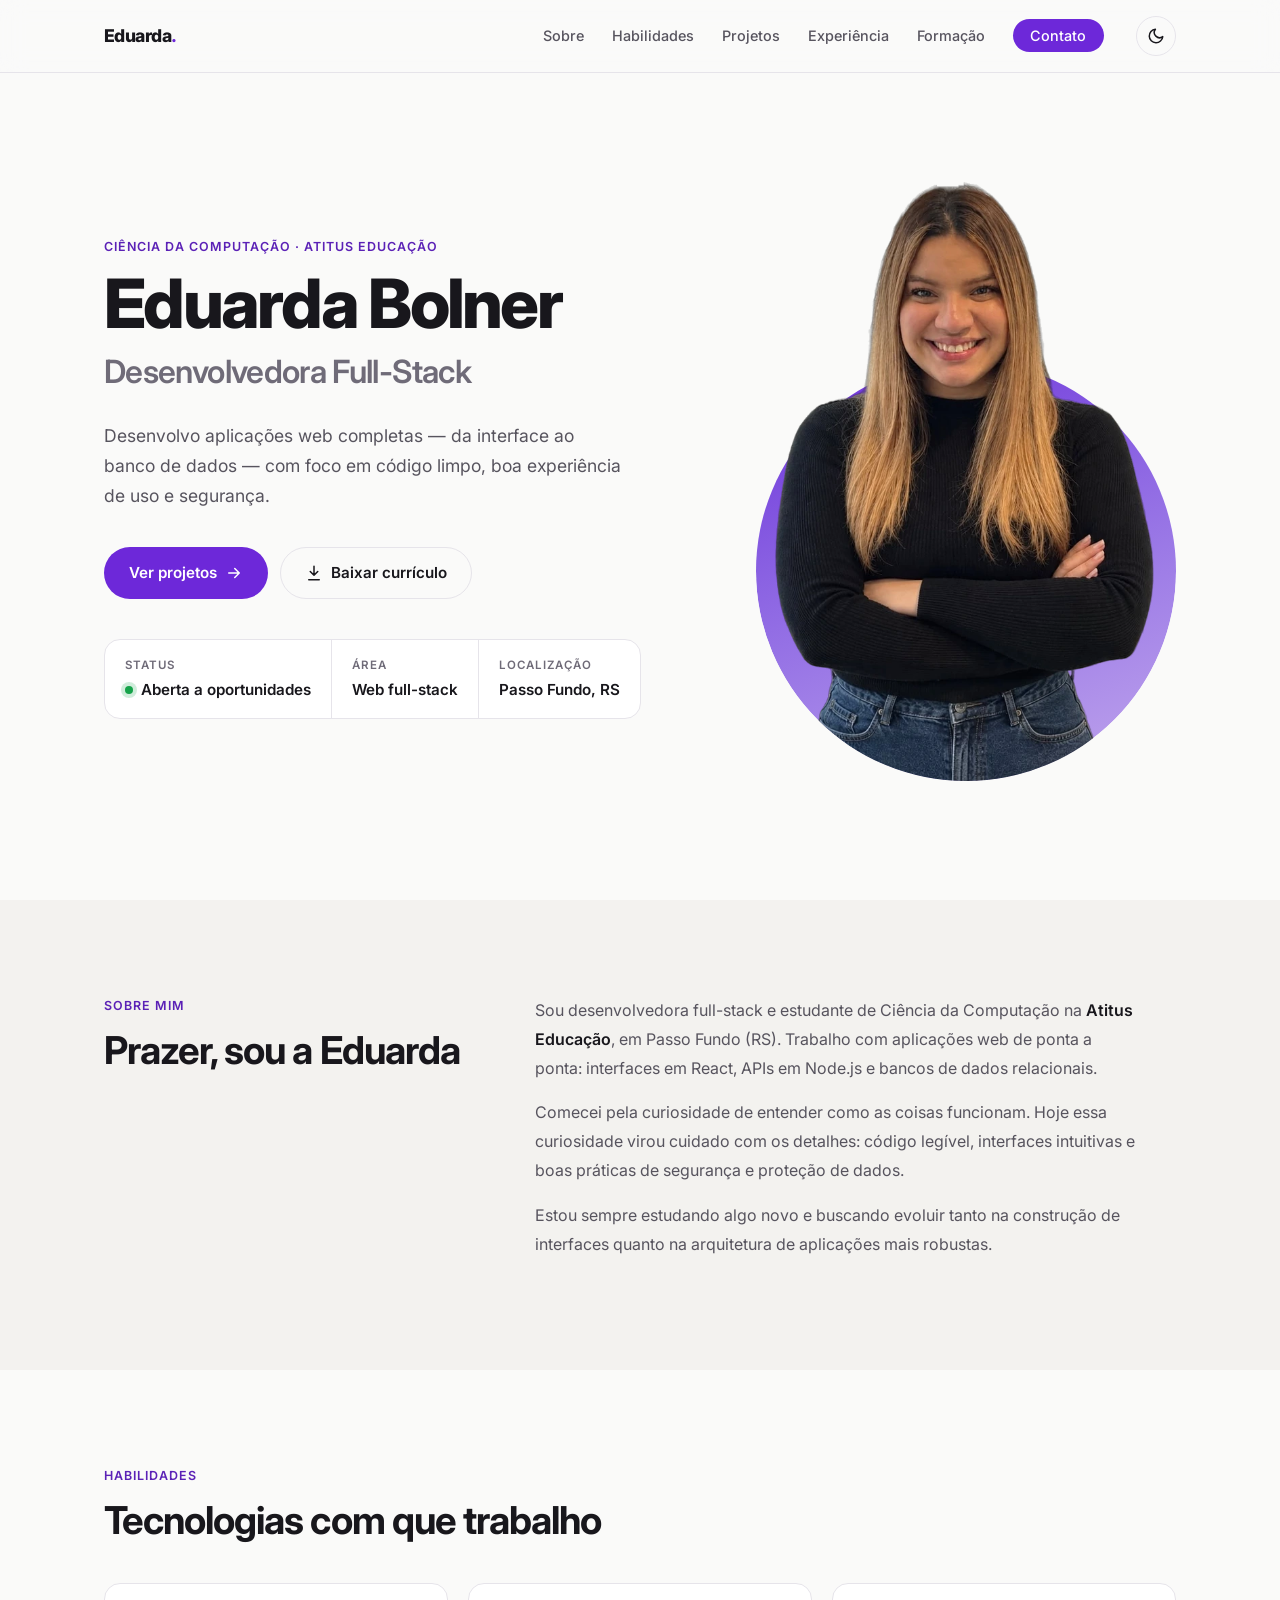
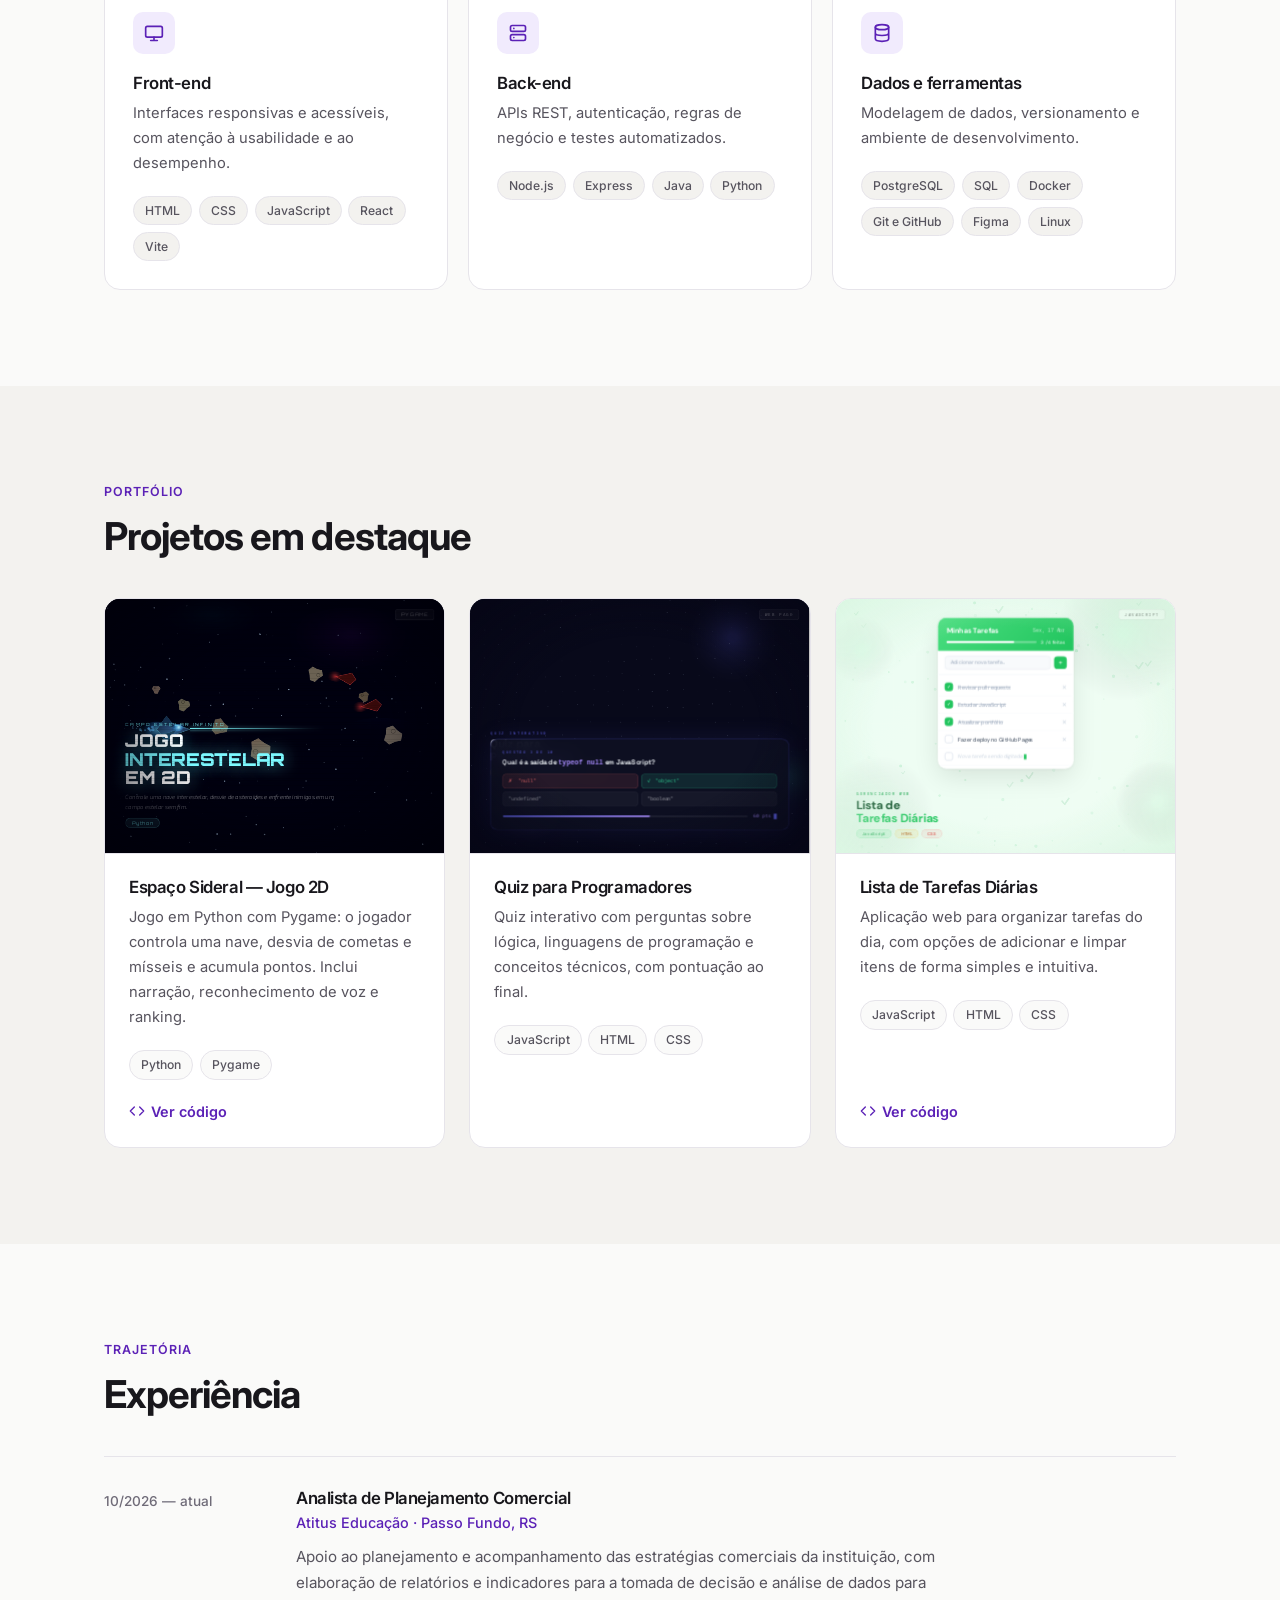
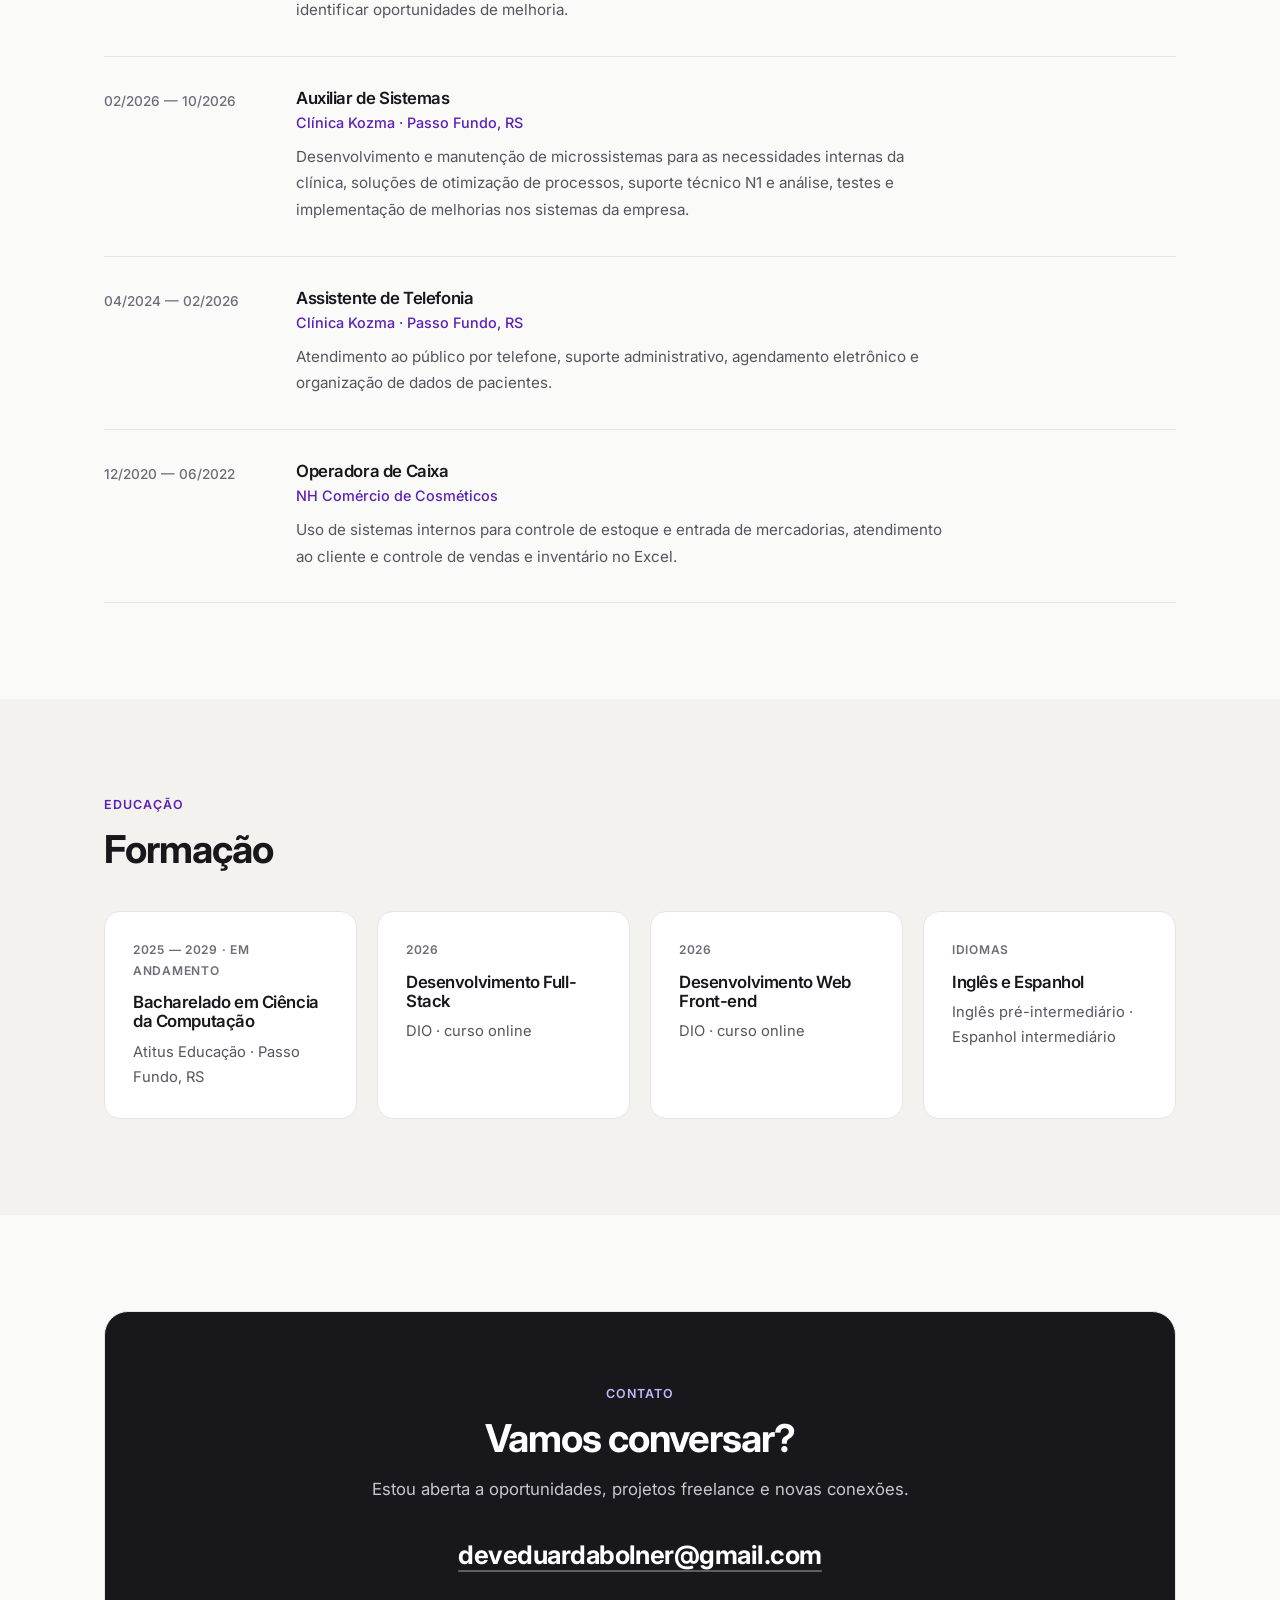
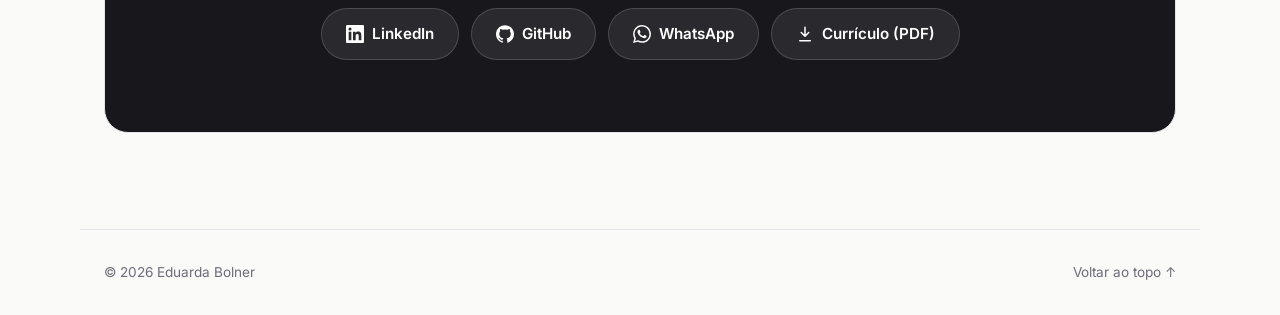
<file: index.html>
<!DOCTYPE html>
<html lang="pt-BR">
<head>
  <meta charset="UTF-8" />
  <meta name="viewport" content="width=device-width, initial-scale=1.0" />
  <title>Eduarda Bolner — Desenvolvedora Full-Stack</title>
  <meta name="description" content="Portfólio de Eduarda Bolner, desenvolvedora full-stack e estudante de Ciência da Computação na Atitus Educação (Passo Fundo, RS)." />
  <meta name="theme-color" content="#6d28d9" />

  <meta property="og:type" content="website" />
  <meta property="og:url" content="https://www.eduardabolner.dev/" />
  <meta property="og:title" content="Eduarda Bolner — Desenvolvedora Full-Stack" />
  <meta property="og:description" content="Projetos, experiência e contato de Eduarda Bolner, desenvolvedora full-stack." />
  <meta property="og:image" content="https://www.eduardabolner.dev/assets/eduarda-og.jpg" />
  <meta name="twitter:card" content="summary" />

  <link rel="icon" href="favicon.svg" type="image/svg+xml" />
  <link rel="preconnect" href="https://fonts.googleapis.com" />
  <link rel="preconnect" href="https://fonts.gstatic.com" crossorigin />
  <link href="https://fonts.googleapis.com/css2?family=Inter:wght@400;500;600;700;800&display=swap" rel="stylesheet" />
  <link rel="stylesheet" href="style.css" />

  <script>
    // Aplica o tema antes de a página aparecer, para não piscar
    (function () {
      var root = document.documentElement;
      root.classList.add('js');
      try {
        var saved = localStorage.getItem('theme');
        if (saved) root.dataset.theme = saved;
      } catch (e) {}
    })();
  </script>
</head>
<body>

<header class="site-header">
  <nav class="nav" aria-label="Navegação principal">
    <a href="#inicio" class="nav-logo">Eduarda<span>.</span></a>

    <ul class="nav-links" id="nav-links">
      <li><a href="#sobre">Sobre</a></li>
      <li><a href="#habilidades">Habilidades</a></li>
      <li><a href="#projetos">Projetos</a></li>
      <li><a href="#experiencia">Experiência</a></li>
      <li><a href="#formacao">Formação</a></li>
      <li><a href="#contato" class="nav-cta">Contato</a></li>
    </ul>

    <div class="nav-actions">
      <button type="button" class="icon-btn" id="theme-btn" aria-label="Alternar tema claro/escuro">
        <svg class="i-moon" viewBox="0 0 24 24" aria-hidden="true"><path d="M21 12.8A9 9 0 1 1 11.2 3a7 7 0 0 0 9.8 9.8z"/></svg>
        <svg class="i-sun" viewBox="0 0 24 24" aria-hidden="true"><circle cx="12" cy="12" r="4"/><path d="M12 2v2M12 20v2M4.9 4.9l1.4 1.4M17.7 17.7l1.4 1.4M2 12h2M20 12h2M4.9 19.1l1.4-1.4M17.7 6.3l1.4-1.4"/></svg>
      </button>
      <button type="button" class="icon-btn menu-btn" id="menu-btn" aria-label="Abrir menu" aria-expanded="false" aria-controls="nav-links">
        <svg viewBox="0 0 24 24" aria-hidden="true"><path d="M4 7h16M4 12h16M4 17h16"/></svg>
      </button>
    </div>
  </nav>
</header>

<main>

<section id="inicio" class="hero">
  <div class="hero-text">
    <p class="eyebrow">Ciência da Computação · Atitus Educação</p>
    <h1>Eduarda Bolner</h1>
    <p class="hero-role">Desenvolvedora Full-Stack</p>
    <p class="hero-desc">
      Desenvolvo aplicações web completas — da interface ao banco de dados — com foco em código limpo, boa experiência de uso e segurança.
    </p>
    <div class="hero-actions">
      <a href="#projetos" class="btn btn-primary">
        Ver projetos
        <svg viewBox="0 0 24 24" aria-hidden="true"><path d="M5 12h14M13 6l6 6-6 6"/></svg>
      </a>
      <a href="curriculo-eduarda-bolner.pdf" class="btn btn-ghost" download>
        <svg viewBox="0 0 24 24" aria-hidden="true"><path d="M12 3v12M7 10l5 5 5-5M5 21h14"/></svg>
        Baixar currículo
      </a>
    </div>
    <dl class="hero-info">
      <div>
        <dt>Status</dt>
        <dd><span class="status-dot" aria-hidden="true"></span>Aberta a oportunidades</dd>
      </div>
      <div>
        <dt>Área</dt>
        <dd>Web full-stack</dd>
      </div>
      <div>
        <dt>Localização</dt>
        <dd>Passo Fundo, RS</dd>
      </div>
    </dl>
  </div>

  <div class="hero-photo">
    <img src="assets/eduarda.webp" alt="Foto de Eduarda Bolner" width="620" height="895" fetchpriority="high" />
  </div>
</section>

<section id="sobre" class="section section-alt">
  <div class="container sobre-grid">
    <div class="reveal">
      <p class="section-label">Sobre mim</p>
      <h2>Prazer, sou a Eduarda</h2>
    </div>
    <div class="reveal">
      <div class="prose">
        <p>Sou desenvolvedora full-stack e estudante de Ciência da Computação na <strong>Atitus Educação</strong>, em Passo Fundo (RS). Trabalho com aplicações web de ponta a ponta: interfaces em React, APIs em Node.js e bancos de dados relacionais.</p>
        <p>Comecei pela curiosidade de entender como as coisas funcionam. Hoje essa curiosidade virou cuidado com os detalhes: código legível, interfaces intuitivas e boas práticas de segurança e proteção de dados.</p>
        <p>Estou sempre estudando algo novo e buscando evoluir tanto na construção de interfaces quanto na arquitetura de aplicações mais robustas.</p>
      </div>
    </div>
  </div>
</section>

<section id="habilidades" class="section">
  <div class="container">
    <div class="reveal">
      <p class="section-label">Habilidades</p>
      <h2>Tecnologias com que trabalho</h2>
    </div>
    <div class="skills-grid">
      <article class="card reveal">
        <div class="card-icon">
          <svg viewBox="0 0 24 24" aria-hidden="true"><rect x="2" y="4" width="20" height="13" rx="2"/><path d="M8 21h8M12 17v4"/></svg>
        </div>
        <h3>Front-end</h3>
        <p>Interfaces responsivas e acessíveis, com atenção à usabilidade e ao desempenho.</p>
        <ul class="tags">
          <li>HTML</li><li>CSS</li><li>JavaScript</li><li>React</li><li>Vite</li>
        </ul>
      </article>
      <article class="card reveal">
        <div class="card-icon">
          <svg viewBox="0 0 24 24" aria-hidden="true"><rect x="3" y="3" width="18" height="7" rx="2"/><rect x="3" y="14" width="18" height="7" rx="2"/><path d="M7 6.5h.01M7 17.5h.01"/></svg>
        </div>
        <h3>Back-end</h3>
        <p>APIs REST, autenticação, regras de negócio e testes automatizados.</p>
        <ul class="tags">
          <li>Node.js</li><li>Express</li><li>Java</li><li>Python</li>
        </ul>
      </article>
      <article class="card reveal">
        <div class="card-icon">
          <svg viewBox="0 0 24 24" aria-hidden="true"><ellipse cx="12" cy="5" rx="8" ry="3"/><path d="M4 5v14c0 1.7 3.6 3 8 3s8-1.3 8-3V5M4 12c0 1.7 3.6 3 8 3s8-1.3 8-3"/></svg>
        </div>
        <h3>Dados e ferramentas</h3>
        <p>Modelagem de dados, versionamento e ambiente de desenvolvimento.</p>
        <ul class="tags">
          <li>PostgreSQL</li><li>SQL</li><li>Docker</li><li>Git e GitHub</li><li>Figma</li><li>Linux</li>
        </ul>
      </article>
    </div>
  </div>
</section>

<section id="projetos" class="section section-alt">
  <div class="container">
    <div class="reveal">
      <p class="section-label">Portfólio</p>
      <h2>Projetos em destaque</h2>
    </div>
    <div class="proj-grid">

      <article class="proj-card reveal">
        <div class="proj-thumb">
          <iframe src="covers/jogo-interestelar.html" title="Capa do jogo interestelar em 2D" loading="lazy" scrolling="no" tabindex="-1" aria-hidden="true"></iframe>
        </div>
        <div class="proj-body">
          <h3>Espaço Sideral — Jogo 2D</h3>
          <p>Jogo em Python com Pygame: o jogador controla uma nave, desvia de cometas e mísseis e acumula pontos. Inclui narração, reconhecimento de voz e ranking.</p>
          <ul class="tags">
            <li>Python</li><li>Pygame</li>
          </ul>
          <div class="proj-links">
            <a href="https://github.com/EduardaBolner/EspacoSideral" target="_blank" rel="noopener noreferrer">
              <svg viewBox="0 0 24 24" aria-hidden="true"><path d="M16 18l6-6-6-6M8 6l-6 6 6 6"/></svg>
              Ver código
            </a>
          </div>
        </div>
      </article>

      <article class="proj-card reveal">
        <div class="proj-thumb">
          <iframe src="covers/quiz-programadores.html" title="Capa do quiz para programadores" loading="lazy" scrolling="no" tabindex="-1" aria-hidden="true"></iframe>
        </div>
        <div class="proj-body">
          <h3>Quiz para Programadores</h3>
          <p>Quiz interativo com perguntas sobre lógica, linguagens de programação e conceitos técnicos, com pontuação ao final.</p>
          <ul class="tags">
            <li>JavaScript</li><li>HTML</li><li>CSS</li>
          </ul>
        </div>
      </article>

      <article class="proj-card reveal">
        <div class="proj-thumb">
          <iframe src="covers/lista-tarefas.html" title="Capa da lista de tarefas diárias" loading="lazy" scrolling="no" tabindex="-1" aria-hidden="true"></iframe>
        </div>
        <div class="proj-body">
          <h3>Lista de Tarefas Diárias</h3>
          <p>Aplicação web para organizar tarefas do dia, com opções de adicionar e limpar itens de forma simples e intuitiva.</p>
          <ul class="tags">
            <li>JavaScript</li><li>HTML</li><li>CSS</li>
          </ul>
          <div class="proj-links">
            <a href="https://github.com/EduardaBolner/Iniciando-JavaScript" target="_blank" rel="noopener noreferrer">
              <svg viewBox="0 0 24 24" aria-hidden="true"><path d="M16 18l6-6-6-6M8 6l-6 6 6 6"/></svg>
              Ver código
            </a>
          </div>
        </div>
      </article>

    </div>
  </div>
</section>

<section id="experiencia" class="section">
  <div class="container">
    <div class="reveal">
      <p class="section-label">Trajetória</p>
      <h2>Experiência</h2>
    </div>
    <ol class="timeline">
      <li class="reveal">
        <span class="tl-date">10/2026 — atual</span>
        <div>
          <h3>Analista de Planejamento Comercial</h3>
          <p class="tl-org">Atitus Educação · Passo Fundo, RS</p>
          <p>Apoio ao planejamento e acompanhamento das estratégias comerciais da instituição, com elaboração de relatórios e indicadores para a tomada de decisão e análise de dados para identificar oportunidades de melhoria.</p>
        </div>
      </li>
      <li class="reveal">
        <span class="tl-date">02/2026 — 10/2026</span>
        <div>
          <h3>Auxiliar de Sistemas</h3>
          <p class="tl-org">Clínica Kozma · Passo Fundo, RS</p>
          <p>Desenvolvimento e manutenção de microssistemas para as necessidades internas da clínica, soluções de otimização de processos, suporte técnico N1 e análise, testes e implementação de melhorias nos sistemas da empresa.</p>
        </div>
      </li>
      <li class="reveal">
        <span class="tl-date">04/2024 — 02/2026</span>
        <div>
          <h3>Assistente de Telefonia</h3>
          <p class="tl-org">Clínica Kozma · Passo Fundo, RS</p>
          <p>Atendimento ao público por telefone, suporte administrativo, agendamento eletrônico e organização de dados de pacientes.</p>
        </div>
      </li>
      <li class="reveal">
        <span class="tl-date">12/2020 — 06/2022</span>
        <div>
          <h3>Operadora de Caixa</h3>
          <p class="tl-org">NH Comércio de Cosméticos</p>
          <p>Uso de sistemas internos para controle de estoque e entrada de mercadorias, atendimento ao cliente e controle de vendas e inventário no Excel.</p>
        </div>
      </li>
    </ol>
  </div>
</section>

<section id="formacao" class="section section-alt">
  <div class="container">
    <div class="reveal">
      <p class="section-label">Educação</p>
      <h2>Formação</h2>
    </div>
    <div class="edu-grid">
      <article class="card reveal">
        <p class="edu-year">2025 — 2029 · em andamento</p>
        <h3>Bacharelado em Ciência da Computação</h3>
        <p>Atitus Educação · Passo Fundo, RS</p>
      </article>
      <article class="card reveal">
        <p class="edu-year">2026</p>
        <h3>Desenvolvimento Full-Stack</h3>
        <p>DIO · curso online</p>
      </article>
      <article class="card reveal">
        <p class="edu-year">2026</p>
        <h3>Desenvolvimento Web Front-end</h3>
        <p>DIO · curso online</p>
      </article>
      <article class="card reveal">
        <p class="edu-year">Idiomas</p>
        <h3>Inglês e Espanhol</h3>
        <p>Inglês pré-intermediário · Espanhol intermediário</p>
      </article>
    </div>
  </div>
</section>

<section id="contato" class="section">
  <div class="container">
    <div class="contact-box reveal">
      <p class="section-label">Contato</p>
      <h2>Vamos conversar?</h2>
      <p>Estou aberta a oportunidades, projetos freelance e novas conexões.</p>
      <a href="mailto:deveduardabolner@gmail.com" class="contact-email">deveduardabolner@gmail.com</a>
      <div class="contact-links">
        <a href="https://www.linkedin.com/in/eduarda-bolner-427b293a9" class="btn btn-light" target="_blank" rel="noopener noreferrer">
          <svg viewBox="0 0 24 24" aria-hidden="true" class="fill"><path d="M20.45 20.45h-3.55v-5.57c0-1.33-.03-3.04-1.85-3.04-1.85 0-2.14 1.45-2.14 2.94v5.67H9.35V9h3.41v1.56h.05c.48-.9 1.64-1.85 3.37-1.85 3.6 0 4.27 2.37 4.27 5.46v6.28zM5.34 7.43a2.06 2.06 0 1 1 0-4.13 2.06 2.06 0 0 1 0 4.13zM7.12 20.45H3.56V9h3.56v11.45zM22.22 0H1.77C.79 0 0 .77 0 1.73v20.54C0 23.23.79 24 1.77 24h20.45c.98 0 1.78-.77 1.78-1.73V1.73C24 .77 23.2 0 22.22 0z"/></svg>
          LinkedIn
        </a>
        <a href="https://github.com/EduardaBolner" class="btn btn-light" target="_blank" rel="noopener noreferrer">
          <svg viewBox="0 0 24 24" aria-hidden="true" class="fill"><path d="M12 .3a12 12 0 0 0-3.8 23.38c.6.12.83-.26.83-.57v-2.04c-3.34.72-4.04-1.61-4.04-1.61-.55-1.39-1.33-1.76-1.33-1.76-1.09-.74.08-.73.08-.73 1.2.08 1.84 1.24 1.84 1.24 1.07 1.83 2.81 1.3 3.5 1 .1-.78.42-1.31.76-1.61-2.67-.3-5.47-1.33-5.47-5.93 0-1.31.47-2.38 1.24-3.22-.14-.3-.54-1.52.1-3.18 0 0 1-.32 3.3 1.23a11.5 11.5 0 0 1 6 0c2.28-1.55 3.29-1.23 3.29-1.23.64 1.66.24 2.88.12 3.18.77.84 1.23 1.91 1.23 3.22 0 4.61-2.81 5.62-5.48 5.92.43.37.81 1.1.81 2.22v3.29c0 .32.22.69.83.57A12 12 0 0 0 12 .3"/></svg>
          GitHub
        </a>
        <a href="https://wa.me/5554991230935" class="btn btn-light" target="_blank" rel="noopener noreferrer">
          <svg viewBox="0 0 24 24" aria-hidden="true" class="fill"><path d="M17.47 14.38c-.3-.15-1.76-.87-2.03-.97-.27-.1-.47-.15-.67.15-.2.3-.77.97-.94 1.16-.17.2-.35.22-.64.07-.3-.15-1.26-.46-2.39-1.47-.88-.79-1.48-1.76-1.65-2.06-.17-.3-.02-.46.13-.6.13-.14.3-.35.45-.52.15-.18.2-.3.3-.5.1-.2.05-.37-.03-.52-.07-.15-.67-1.61-.92-2.2-.24-.58-.49-.5-.67-.51h-.57c-.2 0-.52.08-.8.37-.27.3-1.04 1.02-1.04 2.48s1.07 2.88 1.21 3.07c.15.2 2.1 3.2 5.08 4.49.71.3 1.26.49 1.7.63.71.22 1.36.19 1.87.12.57-.09 1.76-.72 2-1.42.25-.69.25-1.29.18-1.41-.08-.13-.28-.2-.57-.35m-5.42 7.4h-.01a9.87 9.87 0 0 1-5.03-1.38l-.36-.21-3.74.98 1-3.65-.24-.37a9.86 9.86 0 0 1-1.51-5.26c0-5.45 4.44-9.88 9.89-9.88 2.64 0 5.12 1.03 6.99 2.9a9.83 9.83 0 0 1 2.89 6.99c0 5.45-4.44 9.88-9.88 9.88m8.41-18.3A11.82 11.82 0 0 0 12.05 0C5.5 0 .16 5.34.16 11.89c0 2.1.55 4.14 1.59 5.95L.06 24l6.3-1.65a11.88 11.88 0 0 0 5.68 1.45h.01c6.55 0 11.89-5.34 11.89-11.89 0-3.18-1.24-6.17-3.48-8.41z"/></svg>
          WhatsApp
        </a>
        <a href="curriculo-eduarda-bolner.pdf" class="btn btn-light" download>
          <svg viewBox="0 0 24 24" aria-hidden="true"><path d="M12 3v12M7 10l5 5 5-5M5 21h14"/></svg>
          Currículo (PDF)
        </a>
      </div>
    </div>
  </div>
</section>

</main>

<footer class="site-footer">
  <p>© 2026 Eduarda Bolner</p>
  <a href="#inicio">Voltar ao topo ↑</a>
</footer>

<script src="script.js"></script>
</body>
</html>
</file>
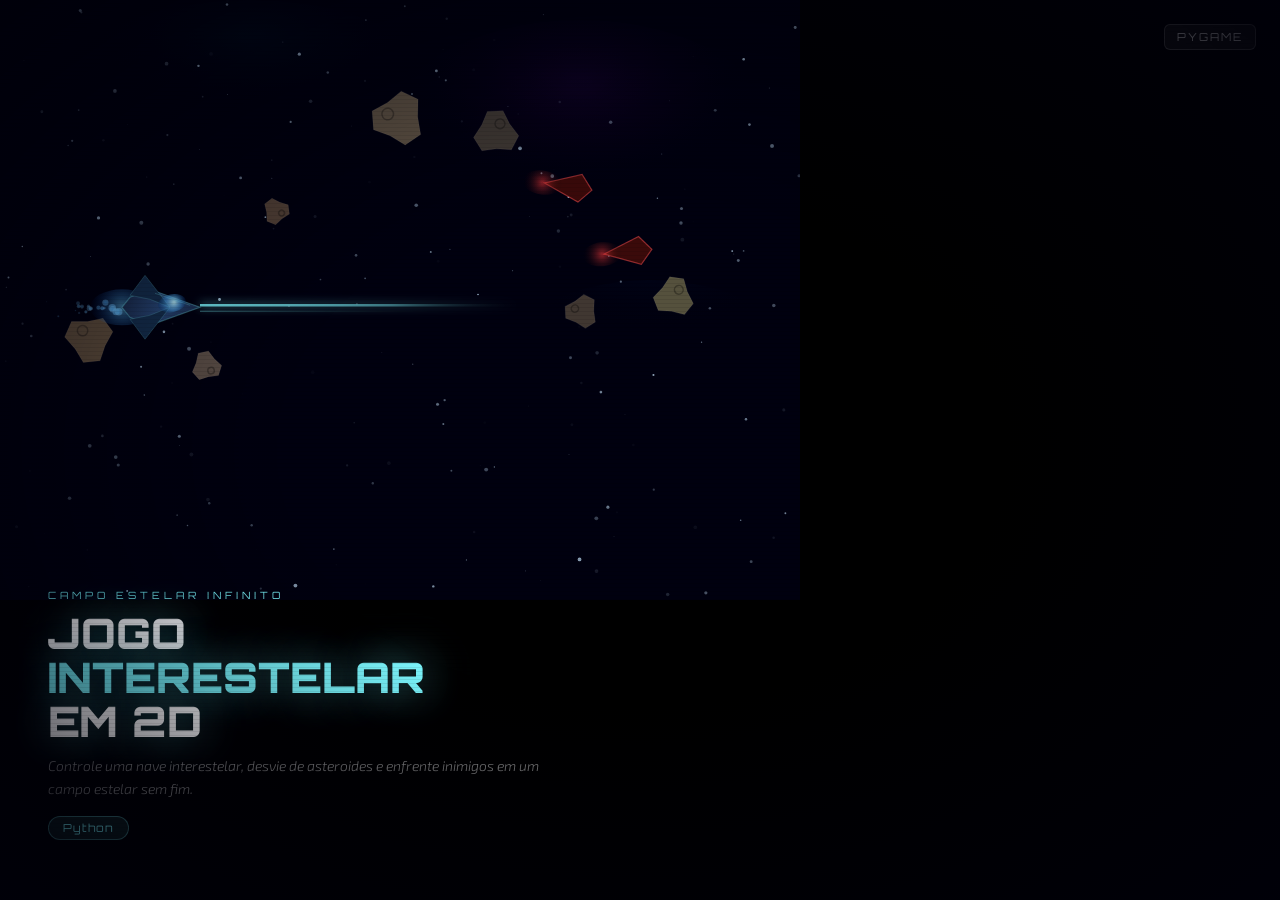
<file: covers/jogo-interestelar.html>
<!DOCTYPE html>
<html lang="pt-BR">
<head>
<meta charset="UTF-8">
<meta name="viewport" content="width=device-width, initial-scale=1.0">
<title>Jogo Interestelar em 2D</title>
<style>
  @import url('https://fonts.googleapis.com/css2?family=Orbitron:wght@400;700;900&family=Exo+2:ital,wght@0,300;0,400;1,300&display=swap');

  * { margin: 0; padding: 0; box-sizing: border-box; }

  body {
    width: 800px;
    height: 600px;
    overflow: hidden;
    background: #000;
    font-family: 'Exo 2', sans-serif;
  }

  canvas {
    position: absolute;
    top: 0; left: 0;
  }

  .overlay {
    position: absolute;
    top: 0; left: 0;
    width: 100%; height: 100%;
    pointer-events: none;
  }

  .badge {
    position: absolute;
    top: 24px; right: 24px;
    background: rgba(255,255,255,0.08);
    border: 1px solid rgba(255,255,255,0.2);
    border-radius: 6px;
    padding: 5px 12px;
    font-family: 'Orbitron', monospace;
    font-size: 11px;
    letter-spacing: 2px;
    color: rgba(255,255,255,0.7);
    backdrop-filter: blur(8px);
  }

  .title-block {
    position: absolute;
    bottom: 60px;
    left: 48px;
    right: 48px;
  }

  .eyebrow {
    font-family: 'Orbitron', monospace;
    font-size: 10px;
    letter-spacing: 4px;
    color: #7df9ff;
    text-transform: uppercase;
    margin-bottom: 10px;
    opacity: 0;
    animation: fadeUp 0.6s 0.3s forwards;
  }

  .title {
    font-family: 'Orbitron', monospace;
    font-size: 42px;
    font-weight: 900;
    line-height: 1.05;
    color: #fff;
    text-shadow: 0 0 40px rgba(125,249,255,0.5), 0 0 80px rgba(125,249,255,0.2);
    opacity: 0;
    animation: fadeUp 0.7s 0.5s forwards;
  }

  .title em {
    font-style: normal;
    color: #7df9ff;
  }

  .desc {
    font-size: 14px;
    font-weight: 300;
    color: rgba(255,255,255,0.5);
    line-height: 1.6;
    margin-top: 12px;
    max-width: 500px;
    font-style: italic;
    opacity: 0;
    animation: fadeUp 0.7s 0.7s forwards;
  }

  .tag {
    display: inline-block;
    margin-top: 16px;
    background: rgba(125,249,255,0.12);
    border: 1px solid rgba(125,249,255,0.4);
    border-radius: 100px;
    padding: 4px 14px;
    font-family: 'Orbitron', monospace;
    font-size: 11px;
    color: #7df9ff;
    letter-spacing: 1px;
    opacity: 0;
    animation: fadeUp 0.7s 0.9s forwards;
  }

  .scanline {
    position: absolute;
    top: 0; left: 0;
    width: 100%; height: 100%;
    background: repeating-linear-gradient(
      to bottom,
      transparent 0px,
      transparent 3px,
      rgba(0,0,0,0.08) 3px,
      rgba(0,0,0,0.08) 4px
    );
    pointer-events: none;
  }

  .vignette {
    position: absolute;
    top: 0; left: 0;
    width: 100%; height: 100%;
    background: radial-gradient(ellipse at center, transparent 40%, rgba(0,0,10,0.85) 100%);
    pointer-events: none;
  }

  @keyframes fadeUp {
    from { opacity: 0; transform: translateY(16px); }
    to   { opacity: 1; transform: translateY(0); }
  }
</style>
</head>
<body>

<canvas id="bg" width="800" height="600"></canvas>

<div class="overlay">
  <div class="badge">PYGAME</div>
  <div class="title-block">
    <div class="eyebrow">Campo Estelar Infinito</div>
    <div class="title">JOGO<br><em>INTERESTELAR</em><br>EM 2D</div>
    <div class="desc">Controle uma nave interestelar, desvie de asteroides e enfrente inimigos em um campo estelar sem fim.</div>
    <span class="tag">Python</span>
  </div>
  <div class="scanline"></div>
  <div class="vignette"></div>
</div>

<script>
const canvas = document.getElementById('bg');
const ctx = canvas.getContext('2d');
const W = 800, H = 600;

// Stars
const stars = Array.from({length: 220}, () => ({
  x: Math.random() * W,
  y: Math.random() * H,
  r: Math.random() * 1.8 + 0.2,
  speed: Math.random() * 0.4 + 0.05,
  alpha: Math.random() * 0.6 + 0.3,
  twinkle: Math.random() * Math.PI * 2
}));

// Asteroids
const asteroids = Array.from({length: 7}, (_, i) => ({
  x: 120 + i * 95 + Math.random() * 40,
  y: 60 + Math.random() * 320,
  r: 12 + Math.random() * 22,
  rot: Math.random() * Math.PI * 2,
  rotSpeed: (Math.random() - 0.5) * 0.012,
  vx: -(0.3 + Math.random() * 0.5),
  color: `hsl(${20 + Math.random()*30}, ${10+Math.random()*15}%, ${22+Math.random()*18}%)`
}));

// Ship
const ship = {
  x: 160, y: 300,
  floatY: 0,
  floatSpeed: 0.018,
  trail: []
};

// Particles / engine
const particles = [];

function spawnParticle() {
  const spread = (Math.random() - 0.5) * 12;
  particles.push({
    x: ship.x - 38,
    y: ship.y + ship.floatY + spread,
    vx: -(1.5 + Math.random() * 2.5),
    vy: (Math.random() - 0.5) * 0.6,
    life: 1,
    size: 2 + Math.random() * 3
  });
}

function drawAsteroid(ast) {
  ctx.save();
  ctx.translate(ast.x, ast.y);
  ctx.rotate(ast.rot);
  const pts = 9;
  ctx.beginPath();
  for (let i = 0; i < pts; i++) {
    const a = (i / pts) * Math.PI * 2;
    const rr = ast.r * (0.75 + Math.random() * 0.0 + (i % 3 === 0 ? -0.15 : 0.1));
    const x = Math.cos(a) * rr;
    const y = Math.sin(a) * rr;
    i === 0 ? ctx.moveTo(x, y) : ctx.lineTo(x, y);
  }
  ctx.closePath();
  ctx.fillStyle = ast.color;
  ctx.fill();
  ctx.strokeStyle = 'rgba(255,255,255,0.06)';
  ctx.lineWidth = 1;
  ctx.stroke();

  // crater
  ctx.beginPath();
  ctx.arc(ast.r * 0.3, -ast.r * 0.2, ast.r * 0.18, 0, Math.PI * 2);
  ctx.strokeStyle = 'rgba(0,0,0,0.3)';
  ctx.lineWidth = 1.5;
  ctx.stroke();
  ctx.restore();
}

function drawShip(sx, sy) {
  ctx.save();
  ctx.translate(sx, sy);

  // Engine glow
  const grd = ctx.createRadialGradient(-38, 0, 2, -38, 0, 32);
  grd.addColorStop(0, 'rgba(100,200,255,0.55)');
  grd.addColorStop(1, 'rgba(0,80,200,0)');
  ctx.fillStyle = grd;
  ctx.beginPath();
  ctx.ellipse(-38, 0, 32, 18, 0, 0, Math.PI * 2);
  ctx.fill();

  // Body
  ctx.beginPath();
  ctx.moveTo(40, 0);
  ctx.lineTo(-10, -18);
  ctx.lineTo(-30, -10);
  ctx.lineTo(-38, 0);
  ctx.lineTo(-30, 10);
  ctx.lineTo(-10, 18);
  ctx.closePath();
  const bodyGrd = ctx.createLinearGradient(-38, -18, 40, 18);
  bodyGrd.addColorStop(0, '#1a2a4a');
  bodyGrd.addColorStop(0.5, '#2a4a7a');
  bodyGrd.addColorStop(1, '#1a2a4a');
  ctx.fillStyle = bodyGrd;
  ctx.fill();
  ctx.strokeStyle = 'rgba(125,249,255,0.35)';
  ctx.lineWidth = 1.2;
  ctx.stroke();

  // Wing
  ctx.beginPath();
  ctx.moveTo(10, 0);
  ctx.lineTo(-15, -32);
  ctx.lineTo(-30, -12);
  ctx.lineTo(-10, -8);
  ctx.closePath();
  ctx.fillStyle = '#16304f';
  ctx.fill();
  ctx.strokeStyle = 'rgba(125,249,255,0.2)';
  ctx.lineWidth = 1;
  ctx.stroke();

  ctx.beginPath();
  ctx.moveTo(10, 0);
  ctx.lineTo(-15, 32);
  ctx.lineTo(-30, 12);
  ctx.lineTo(-10, 8);
  ctx.closePath();
  ctx.fillStyle = '#16304f';
  ctx.fill();
  ctx.strokeStyle = 'rgba(125,249,255,0.2)';
  ctx.stroke();

  // Cockpit
  ctx.beginPath();
  ctx.ellipse(12, -4, 14, 9, -0.2, 0, Math.PI * 2);
  const cockpitGrd = ctx.createRadialGradient(14, -5, 1, 12, -4, 14);
  cockpitGrd.addColorStop(0, 'rgba(180,240,255,0.9)');
  cockpitGrd.addColorStop(0.5, 'rgba(80,180,255,0.5)');
  cockpitGrd.addColorStop(1, 'rgba(0,50,120,0.3)');
  ctx.fillStyle = cockpitGrd;
  ctx.fill();

  // Hull line
  ctx.beginPath();
  ctx.moveTo(-5, -14);
  ctx.lineTo(30, -2);
  ctx.strokeStyle = 'rgba(125,249,255,0.25)';
  ctx.lineWidth = 1;
  ctx.stroke();

  ctx.restore();
}

// Nebula blobs
function drawNebula() {
  const blobs = [
    { x: 580, y: 140, rx: 200, ry: 120, color: 'rgba(60,10,100,0.22)' },
    { x: 650, y: 380, rx: 160, ry: 100, color: 'rgba(0,30,100,0.2)' },
    { x: 250, y: 80,  rx: 180, ry: 80,  color: 'rgba(0,60,80,0.15)' },
  ];
  blobs.forEach(b => {
    const grd = ctx.createRadialGradient(b.x, b.y, 10, b.x, b.y, Math.max(b.rx, b.ry));
    grd.addColorStop(0, b.color);
    grd.addColorStop(1, 'transparent');
    ctx.save();
    ctx.scale(1, b.ry / b.rx);
    ctx.beginPath();
    ctx.arc(b.x, b.y * (b.rx / b.ry), b.rx, 0, Math.PI * 2);
    ctx.fillStyle = grd;
    ctx.fill();
    ctx.restore();
  });
}

// Enemy ship (simple)
function drawEnemy(ex, ey, a) {
  ctx.save();
  ctx.translate(ex, ey);
  ctx.rotate(a + Math.PI);
  ctx.beginPath();
  ctx.moveTo(28, 0);
  ctx.lineTo(-8, -14);
  ctx.lineTo(-20, 0);
  ctx.lineTo(-8, 14);
  ctx.closePath();
  ctx.fillStyle = '#3a0a0a';
  ctx.fill();
  ctx.strokeStyle = 'rgba(255,80,80,0.5)';
  ctx.lineWidth = 1.2;
  ctx.stroke();

  // Red glow
  const g = ctx.createRadialGradient(30, 0, 1, 30, 0, 20);
  g.addColorStop(0, 'rgba(255,60,60,0.5)');
  g.addColorStop(1, 'transparent');
  ctx.fillStyle = g;
  ctx.beginPath();
  ctx.ellipse(30, 0, 20, 12, 0, 0, Math.PI * 2);
  ctx.fill();
  ctx.restore();
}

let t = 0;
function draw() {
  t += 0.016;

  // Background
  ctx.fillStyle = '#00000f';
  ctx.fillRect(0, 0, W, H);

  drawNebula();

  // Stars
  stars.forEach(s => {
    s.y += s.speed;
    if (s.y > H) { s.y = 0; s.x = Math.random() * W; }
    const tw = 0.5 + 0.5 * Math.sin(t * 1.5 + s.twinkle);
    ctx.beginPath();
    ctx.arc(s.x, s.y, s.r, 0, Math.PI * 2);
    ctx.fillStyle = `rgba(200,230,255,${s.alpha * tw})`;
    ctx.fill();
  });

  // Asteroids
  asteroids.forEach(ast => {
    ast.rot += ast.rotSpeed;
    ast.x += ast.vx;
    if (ast.x < -ast.r * 2) ast.x = W + ast.r * 2;
    drawAsteroid(ast);
  });

  // Engine particles
  if (Math.random() < 0.7) spawnParticle();
  particles.forEach((p, i) => {
    p.x += p.vx;
    p.y += p.vy;
    p.life -= 0.035;
    const alpha = Math.max(0, p.life);
    ctx.beginPath();
    ctx.arc(p.x, p.y, p.size * alpha, 0, Math.PI * 2);
    const c1 = `rgba(80,180,255,${alpha * 0.8})`;
    const c2 = `rgba(200,240,255,${alpha * 0.3})`;
    const grd = ctx.createRadialGradient(p.x, p.y, 0, p.x, p.y, p.size * alpha * 2);
    grd.addColorStop(0, c1);
    grd.addColorStop(1, c2);
    ctx.fillStyle = grd;
    ctx.fill();
    if (p.life <= 0) particles.splice(i, 1);
  });

  // Ship float
  ship.floatY = Math.sin(t * ship.floatSpeed * 60) * 8;
  drawShip(ship.x, ship.y + ship.floatY);

  // Enemy ships
  drawEnemy(560 + Math.sin(t * 0.7) * 18, 175 + Math.cos(t * 0.5) * 14, 0.15);
  drawEnemy(620 + Math.sin(t * 0.5 + 1) * 12, 260 + Math.cos(t * 0.6 + 2) * 10, -0.1);

  // Laser shot
  const laserX = ship.x + 40;
  const laserY = ship.y + ship.floatY - 2;
  const lg = ctx.createLinearGradient(laserX, laserY, laserX + 320, laserY);
  lg.addColorStop(0, 'rgba(125,249,255,0.9)');
  lg.addColorStop(0.6, 'rgba(125,249,255,0.4)');
  lg.addColorStop(1, 'transparent');
  ctx.beginPath();
  ctx.moveTo(laserX, laserY);
  ctx.lineTo(laserX + 320, laserY);
  ctx.strokeStyle = lg;
  ctx.lineWidth = 2.5;
  ctx.shadowColor = '#7df9ff';
  ctx.shadowBlur = 10;
  ctx.stroke();
  ctx.shadowBlur = 0;

  // Second laser
  const lg2 = ctx.createLinearGradient(laserX, laserY + 6, laserX + 260, laserY + 6);
  lg2.addColorStop(0, 'rgba(125,249,255,0.5)');
  lg2.addColorStop(1, 'transparent');
  ctx.beginPath();
  ctx.moveTo(laserX, laserY + 6);
  ctx.lineTo(laserX + 260, laserY + 6);
  ctx.strokeStyle = lg2;
  ctx.lineWidth = 1.2;
  ctx.stroke();

  requestAnimationFrame(draw);
}

draw();
</script>
</body>
</html>
</file>
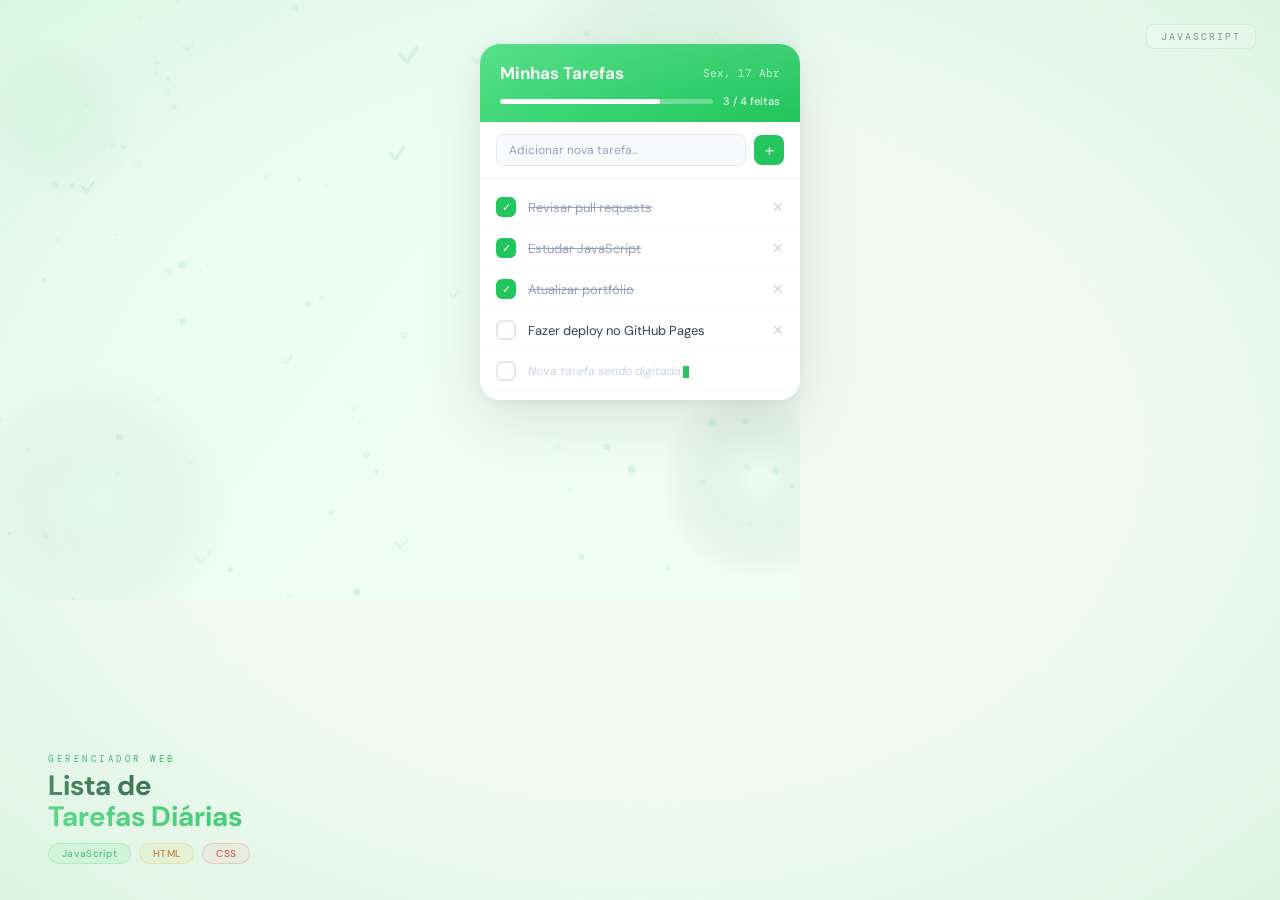
<file: covers/lista-tarefas.html>
<!DOCTYPE html>
<html lang="pt-BR">
<head>
<meta charset="UTF-8">
<meta name="viewport" content="width=device-width, initial-scale=1.0">
<title>Lista de Tarefas Diárias</title>
<style>
  @import url('https://fonts.googleapis.com/css2?family=DM+Sans:wght@300;400;500;700&family=DM+Mono:wght@400;500&display=swap');

  * { margin: 0; padding: 0; box-sizing: border-box; }

  body {
    width: 800px;
    height: 600px;
    overflow: hidden;
    background: #f0faf2;
    font-family: 'DM Sans', sans-serif;
  }

  canvas { position: absolute; top: 0; left: 0; }

  .ui {
    position: absolute;
    top: 0; left: 0;
    width: 100%; height: 100%;
    pointer-events: none;
  }

  .badge {
    position: absolute;
    top: 24px; right: 24px;
    background: rgba(255,255,255,0.7);
    border: 1px solid rgba(0,0,0,0.1);
    border-radius: 8px;
    padding: 5px 14px;
    font-family: 'DM Mono', monospace;
    font-size: 10px;
    letter-spacing: 2px;
    color: #555;
    backdrop-filter: blur(8px);
  }

  /* App mockup */
  .app-card {
    position: absolute;
    top: 44px; left: 50%;
    transform: translateX(-50%);
    width: 320px;
    background: #fff;
    border-radius: 20px;
    box-shadow: 0 20px 60px rgba(0,0,0,0.10), 0 2px 8px rgba(0,0,0,0.06);
    overflow: hidden;
    opacity: 0;
    animation: popIn 0.5s 0.3s cubic-bezier(0.34,1.56,0.64,1) forwards;
  }

  @keyframes popIn {
    from { opacity: 0; transform: translateX(-50%) scale(0.9) translateY(10px); }
    to   { opacity: 1; transform: translateX(-50%) scale(1) translateY(0); }
  }

  .app-header {
    background: linear-gradient(135deg, #4ade80, #22c55e);
    padding: 18px 20px 14px;
  }

  .app-header-top {
    display: flex;
    justify-content: space-between;
    align-items: center;
    margin-bottom: 10px;
  }

  .app-title {
    font-size: 17px;
    font-weight: 700;
    color: #fff;
  }

  .app-date {
    font-size: 11px;
    color: rgba(255,255,255,0.75);
    font-family: 'DM Mono', monospace;
  }

  .progress-row {
    display: flex;
    align-items: center;
    gap: 10px;
  }

  .prog-bar {
    flex: 1;
    height: 5px;
    background: rgba(255,255,255,0.3);
    border-radius: 99px;
    overflow: hidden;
  }

  .prog-fill {
    height: 100%;
    width: 0%;
    background: #fff;
    border-radius: 99px;
    animation: progGrow 1s 0.9s ease-out forwards;
  }

  @keyframes progGrow { to { width: 75%; } }

  .prog-label {
    font-size: 11px;
    color: rgba(255,255,255,0.9);
    font-weight: 500;
    white-space: nowrap;
  }

  /* Input row */
  .input-row {
    display: flex;
    align-items: center;
    gap: 8px;
    padding: 12px 16px;
    border-bottom: 1px solid #f1f5f9;
  }

  .fake-input {
    flex: 1;
    background: #f8fafc;
    border: 1px solid #e2e8f0;
    border-radius: 8px;
    padding: 7px 12px;
    font-size: 12px;
    color: #94a3b8;
    font-family: 'DM Sans', sans-serif;
  }

  .add-btn {
    width: 30px; height: 30px;
    background: #22c55e;
    border-radius: 8px;
    display: flex;
    align-items: center;
    justify-content: center;
    color: #fff;
    font-size: 18px;
    font-weight: 300;
    flex-shrink: 0;
  }

  /* Task list */
  .task-list { padding: 8px 0; }

  .task-item {
    display: flex;
    align-items: center;
    gap: 12px;
    padding: 10px 16px;
    border-bottom: 1px solid #f8fafc;
    opacity: 0;
  }

  .task-item:nth-child(1) { animation: slideIn 0.4s 0.7s ease-out forwards; }
  .task-item:nth-child(2) { animation: slideIn 0.4s 0.85s ease-out forwards; }
  .task-item:nth-child(3) { animation: slideIn 0.4s 1.0s ease-out forwards; }
  .task-item:nth-child(4) { animation: slideIn 0.4s 1.15s ease-out forwards; }
  .task-item:nth-child(5) { animation: slideIn 0.4s 1.3s ease-out forwards; }

  @keyframes slideIn {
    from { opacity: 0; transform: translateX(-8px); }
    to   { opacity: 1; transform: translateX(0); }
  }

  .check {
    width: 20px; height: 20px;
    border-radius: 6px;
    border: 2px solid #e2e8f0;
    flex-shrink: 0;
    display: flex;
    align-items: center;
    justify-content: center;
    font-size: 11px;
  }

  .check.done {
    background: #22c55e;
    border-color: #22c55e;
    color: #fff;
  }

  .task-text {
    flex: 1;
    font-size: 13px;
    color: #334155;
  }

  .task-text.done {
    text-decoration: line-through;
    color: #94a3b8;
  }

  .del-btn {
    font-size: 14px;
    color: #cbd5e1;
  }

  /* Bottom title */
  .title-block {
    position: absolute;
    bottom: 36px; left: 48px; right: 48px;
    opacity: 0;
    animation: fadeUp 0.6s 0.5s forwards;
  }

  .eyebrow {
    font-family: 'DM Mono', monospace;
    font-size: 9px;
    letter-spacing: 3.5px;
    color: #16a34a;
    text-transform: uppercase;
    margin-bottom: 6px;
  }

  .title {
    font-size: 28px;
    font-weight: 700;
    color: #14532d;
    line-height: 1.1;
  }

  .title span { color: #22c55e; }

  .tags {
    display: flex; gap: 8px; margin-top: 10px;
    opacity: 0;
    animation: fadeUp 0.6s 0.8s forwards;
  }

  .tag {
    border-radius: 100px;
    padding: 3px 13px;
    font-size: 10px;
    letter-spacing: 0.3px;
    font-weight: 500;
  }

  .tag.js   { background: rgba(74,222,128,0.15); border: 1px solid rgba(74,222,128,0.4); color: #16a34a; }
  .tag.html { background: rgba(251,191,36,0.12);  border: 1px solid rgba(251,191,36,0.4); color: #b45309; }
  .tag.css  { background: rgba(248,113,113,0.1);  border: 1px solid rgba(248,113,113,0.4); color: #dc2626; }

  @keyframes fadeUp {
    from { opacity: 0; transform: translateY(12px); }
    to   { opacity: 1; transform: translateY(0); }
  }

  .vignette {
    position: absolute;
    top: 0; left: 0; width: 100%; height: 100%;
    background: radial-gradient(ellipse at center, transparent 55%, rgba(200,240,210,0.5) 100%);
  }
</style>
</head>
<body>

<canvas id="bg" width="800" height="600"></canvas>

<div class="ui">
  <div class="badge">JAVASCRIPT</div>

  <div class="app-card">
    <div class="app-header">
      <div class="app-header-top">
        <div class="app-title">Minhas Tarefas</div>
        <div class="app-date">Sex, 17 Abr</div>
      </div>
      <div class="progress-row">
        <div class="prog-bar"><div class="prog-fill"></div></div>
        <div class="prog-label">3 / 4 feitas</div>
      </div>
    </div>

    <div class="input-row">
      <div class="fake-input">Adicionar nova tarefa...</div>
      <div class="add-btn">+</div>
    </div>

    <div class="task-list">
      <div class="task-item">
        <div class="check done">✓</div>
        <div class="task-text done">Revisar pull requests</div>
        <div class="del-btn">✕</div>
      </div>
      <div class="task-item">
        <div class="check done">✓</div>
        <div class="task-text done">Estudar JavaScript</div>
        <div class="del-btn">✕</div>
      </div>
      <div class="task-item">
        <div class="check done">✓</div>
        <div class="task-text done">Atualizar portfólio</div>
        <div class="del-btn">✕</div>
      </div>
      <div class="task-item">
        <div class="check"></div>
        <div class="task-text">Fazer deploy no GitHub Pages</div>
        <div class="del-btn">✕</div>
      </div>
      <div class="task-item">
        <div class="check"></div>
        <div class="task-text" style="color:#cbd5e1;font-style:italic;font-size:12px">Nova tarefa sendo digitada<span style="display:inline-block;width:6px;height:12px;background:#22c55e;margin-left:2px;vertical-align:middle;animation:blink 1s step-end infinite"></span></div>
      </div>
    </div>
  </div>

  <div class="title-block">
    <div class="eyebrow">Gerenciador Web</div>
    <div class="title">Lista de<br><span>Tarefas Diárias</span></div>
    <div class="tags">
      <span class="tag js">JavaScript</span>
      <span class="tag html">HTML</span>
      <span class="tag css">CSS</span>
    </div>
  </div>

  <div class="vignette"></div>
</div>

<style>
@keyframes blink { 50% { opacity: 0; } }
</style>

<script>
const canvas = document.getElementById('bg');
const ctx = canvas.getContext('2d');
const W = 800, H = 600;

// Soft leaf/blob shapes in background
const blobs = [
  { x: 680, y: 80,  r: 160, c: 'rgba(74,222,128,0.12)' },
  { x: 100, y: 500, r: 130, c: 'rgba(134,239,172,0.1)' },
  { x: 760, y: 480, r: 100, c: 'rgba(187,247,208,0.15)' },
  { x: 60,  y: 120, r: 80,  c: 'rgba(74,222,128,0.07)' },
];

// Floating checkmarks
const checks = Array.from({length: 14}, (_, i) => ({
  x: Math.random() * W,
  y: Math.random() * H,
  size: 8 + Math.random() * 14,
  alpha: 0.04 + Math.random() * 0.1,
  speed: 0.2 + Math.random() * 0.3,
  phase: Math.random() * Math.PI * 2
}));

// Small dots
const dots = Array.from({length: 80}, () => ({
  x: Math.random() * W,
  y: Math.random() * H,
  r: 1.5 + Math.random() * 2.5,
  alpha: 0.06 + Math.random() * 0.12,
  phase: Math.random() * Math.PI * 2,
  speed: 0.3 + Math.random() * 0.5
}));

let t = 0;
function draw() {
  t += 0.016;

  // Background
  const bgGrd = ctx.createLinearGradient(0, 0, W, H);
  bgGrd.addColorStop(0, '#edfdf3');
  bgGrd.addColorStop(1, '#f0fdf4');
  ctx.fillStyle = bgGrd;
  ctx.fillRect(0, 0, W, H);

  // Blobs
  blobs.forEach(b => {
    const grd = ctx.createRadialGradient(b.x, b.y, 10, b.x, b.y, b.r);
    grd.addColorStop(0, b.c);
    grd.addColorStop(1, 'transparent');
    ctx.beginPath();
    ctx.arc(b.x, b.y, b.r, 0, Math.PI * 2);
    ctx.fillStyle = grd;
    ctx.fill();
  });

  // Dots
  dots.forEach(d => {
    const a = d.alpha * (0.7 + 0.3 * Math.sin(t * d.speed + d.phase));
    ctx.beginPath();
    ctx.arc(d.x, d.y, d.r, 0, Math.PI * 2);
    ctx.fillStyle = `rgba(34,197,94,${a})`;
    ctx.fill();
  });

  // Floating checkmarks
  checks.forEach(c => {
    const y = c.y + Math.sin(t * c.speed + c.phase) * 6;
    ctx.save();
    ctx.translate(c.x, y);
    ctx.globalAlpha = c.alpha;
    ctx.strokeStyle = '#16a34a';
    ctx.lineWidth = c.size * 0.18;
    ctx.lineCap = 'round';
    ctx.lineJoin = 'round';
    ctx.beginPath();
    ctx.moveTo(-c.size * 0.35, 0);
    ctx.lineTo(-c.size * 0.05, c.size * 0.35);
    ctx.lineTo(c.size * 0.4, -c.size * 0.3);
    ctx.stroke();
    ctx.restore();
  });

  ctx.globalAlpha = 1;
  requestAnimationFrame(draw);
}
draw();
</script>
</body>
</html>
</file>
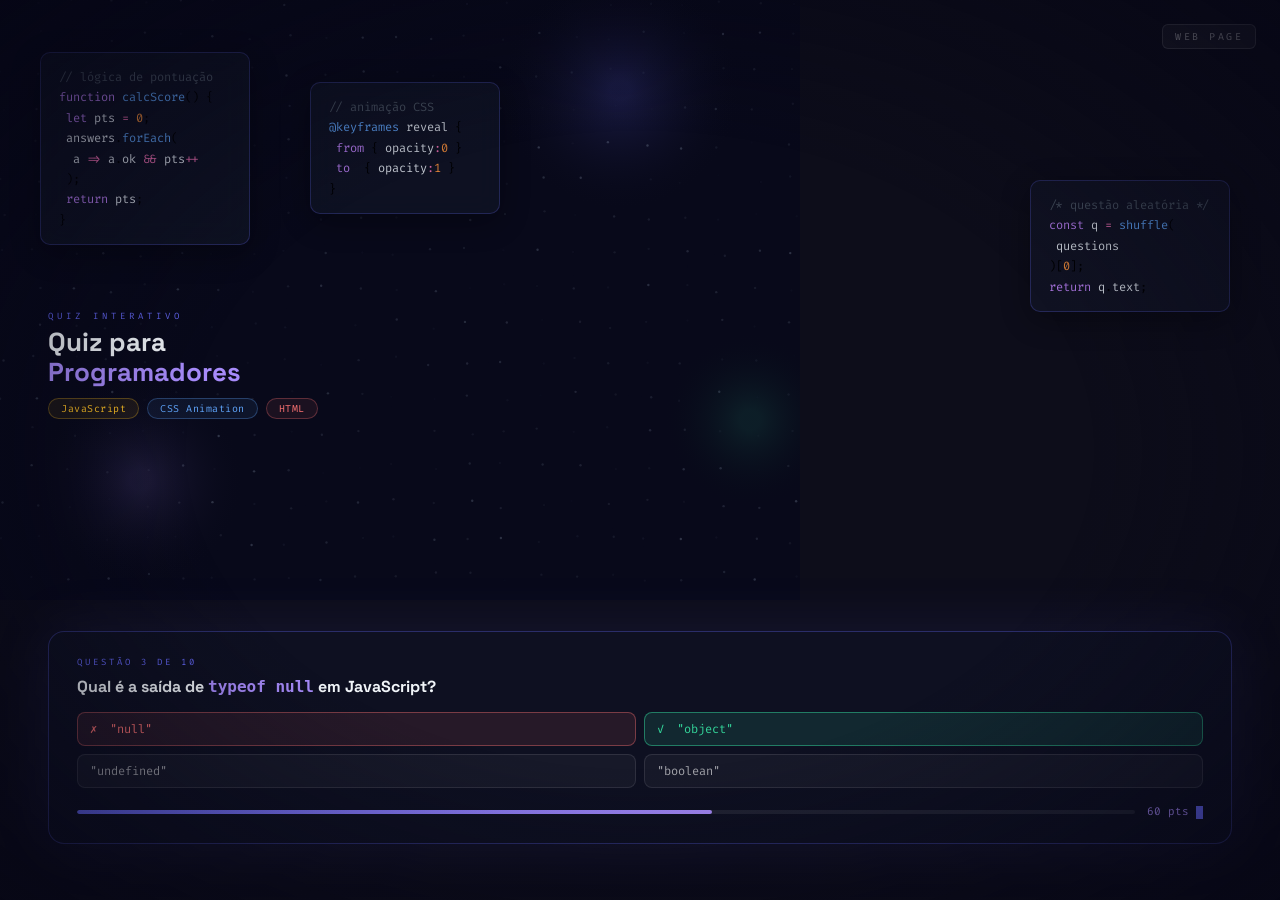
<file: covers/quiz-programadores.html>
<!DOCTYPE html>
<html lang="pt-BR">
<head>
<meta charset="UTF-8">
<meta name="viewport" content="width=device-width, initial-scale=1.0">
<title>Quiz para Programadores</title>
<style>
  @import url('https://fonts.googleapis.com/css2?family=Fira+Code:wght@300;400;500;700&family=Space+Grotesk:wght@300;400;700&display=swap');

  * { margin: 0; padding: 0; box-sizing: border-box; }

  body {
    width: 800px;
    height: 600px;
    overflow: hidden;
    background: #0d0d1a;
    font-family: 'Fira Code', monospace;
  }

  canvas { position: absolute; top: 0; left: 0; }

  .ui {
    position: absolute;
    top: 0; left: 0;
    width: 100%; height: 100%;
    pointer-events: none;
  }

  .badge {
    position: absolute;
    top: 24px; right: 24px;
    background: rgba(255,255,255,0.06);
    border: 1px solid rgba(255,255,255,0.15);
    border-radius: 6px;
    padding: 5px 12px;
    font-size: 10px;
    letter-spacing: 2.5px;
    color: rgba(255,255,255,0.55);
    font-family: 'Fira Code', monospace;
  }

  /* Floating code cards */
  .code-card {
    position: absolute;
    background: rgba(18,22,38,0.85);
    border: 1px solid rgba(99,102,241,0.3);
    border-radius: 10px;
    padding: 14px 18px;
    font-family: 'Fira Code', monospace;
    font-size: 12px;
    line-height: 1.7;
    backdrop-filter: blur(12px);
    box-shadow: 0 8px 32px rgba(0,0,0,0.4);
  }

  .code-card.c1 {
    top: 52px; left: 40px;
    width: 210px;
    animation: float1 4s ease-in-out infinite;
    opacity: 0;
    animation-delay: 0.2s;
    animation-fill-mode: forwards;
  }
  .code-card.c2 {
    top: 180px; right: 50px;
    width: 200px;
    animation: float2 4.5s ease-in-out infinite;
    opacity: 0;
    animation-delay: 0.5s;
    animation-fill-mode: forwards;
  }
  .code-card.c3 {
    top: 82px; left: 310px;
    width: 190px;
    animation: float3 5s ease-in-out infinite;
    opacity: 0;
    animation-delay: 0.8s;
    animation-fill-mode: forwards;
  }

  @keyframes float1 {
    0%   { transform: translateY(0px);    opacity: 0.92; }
    50%  { transform: translateY(-10px);  opacity: 0.92; }
    100% { transform: translateY(0px);    opacity: 0.92; }
  }
  @keyframes float2 {
    0%   { transform: translateY(0px);    opacity: 0.88; }
    50%  { transform: translateY(8px);    opacity: 0.88; }
    100% { transform: translateY(0px);    opacity: 0.88; }
  }
  @keyframes float3 {
    0%   { transform: translateY(0px);    opacity: 0.85; }
    50%  { transform: translateY(-6px);   opacity: 0.85; }
    100% { transform: translateY(0px);    opacity: 0.85; }
  }

  .kw   { color: #c084fc; }
  .fn   { color: #60a5fa; }
  .str  { color: #34d399; }
  .num  { color: #fb923c; }
  .cmt  { color: #4b5563; }
  .op   { color: #f472b6; }
  .var  { color: #e2e8f0; }

  /* Quiz UI mock */
  .quiz-panel {
    position: absolute;
    bottom: 56px; left: 48px; right: 48px;
    background: rgba(15,17,35,0.9);
    border: 1px solid rgba(99,102,241,0.35);
    border-radius: 16px;
    padding: 24px 28px;
    backdrop-filter: blur(16px);
    box-shadow: 0 0 60px rgba(99,102,241,0.12);
    opacity: 0;
    animation: fadeUp 0.7s 0.4s forwards;
  }

  .q-label {
    font-size: 9px;
    letter-spacing: 3px;
    color: #6366f1;
    text-transform: uppercase;
    margin-bottom: 8px;
  }

  .q-text {
    font-family: 'Space Grotesk', sans-serif;
    font-size: 16px;
    font-weight: 700;
    color: #f1f5f9;
    margin-bottom: 14px;
    line-height: 1.4;
  }

  .options {
    display: grid;
    grid-template-columns: 1fr 1fr;
    gap: 8px;
    margin-bottom: 16px;
  }

  .opt {
    background: rgba(255,255,255,0.04);
    border: 1px solid rgba(255,255,255,0.1);
    border-radius: 8px;
    padding: 8px 12px;
    font-size: 12px;
    color: rgba(255,255,255,0.6);
    cursor: pointer;
    transition: all 0.2s;
  }

  .opt.correct {
    background: rgba(52,211,153,0.12);
    border-color: rgba(52,211,153,0.5);
    color: #34d399;
  }

  .opt.wrong {
    background: rgba(248,113,113,0.1);
    border-color: rgba(248,113,113,0.4);
    color: #f87171;
  }

  .score-bar {
    display: flex;
    align-items: center;
    gap: 12px;
  }

  .bar-track {
    flex: 1;
    height: 4px;
    background: rgba(255,255,255,0.08);
    border-radius: 99px;
    overflow: hidden;
  }

  .bar-fill {
    height: 100%;
    width: 60%;
    background: linear-gradient(90deg, #6366f1, #a78bfa);
    border-radius: 99px;
    animation: grow 1.2s 1s both;
  }

  @keyframes grow {
    from { width: 0%; }
    to   { width: 60%; }
  }

  .score-txt {
    font-size: 11px;
    color: #a78bfa;
    white-space: nowrap;
  }

  .title-block {
    position: absolute;
    top: 310px; left: 48px;
    opacity: 0;
    animation: fadeUp 0.7s 0.6s forwards;
  }

  .eyebrow {
    font-size: 9px;
    letter-spacing: 4px;
    color: #6366f1;
    text-transform: uppercase;
    margin-bottom: 6px;
  }

  .title {
    font-family: 'Space Grotesk', sans-serif;
    font-size: 26px;
    font-weight: 700;
    color: #f1f5f9;
    line-height: 1.15;
  }

  .title span { color: #a78bfa; }

  .tags {
    display: flex; gap: 8px;
    margin-top: 10px;
    opacity: 0;
    animation: fadeUp 0.7s 0.9s forwards;
  }

  .tag {
    background: rgba(99,102,241,0.1);
    border: 1px solid rgba(99,102,241,0.3);
    border-radius: 100px;
    padding: 3px 12px;
    font-size: 10px;
    color: #818cf8;
    letter-spacing: 0.5px;
  }
  .tag.js  { background: rgba(251,191,36,0.08);  border-color: rgba(251,191,36,0.3);  color: #fbbf24; }
  .tag.css { background: rgba(96,165,250,0.08);   border-color: rgba(96,165,250,0.3);  color: #60a5fa; }
  .tag.html{ background: rgba(248,113,113,0.08);  border-color: rgba(248,113,113,0.3); color: #f87171; }

  .vignette {
    position: absolute;
    top: 0; left: 0; width: 100%; height: 100%;
    background: radial-gradient(ellipse at center, transparent 50%, rgba(5,5,20,0.7) 100%);
  }

  @keyframes fadeUp {
    from { opacity: 0; transform: translateY(14px); }
    to   { opacity: 1; transform: translateY(0); }
  }

  /* Cursor blink */
  .cursor {
    display: inline-block;
    width: 7px; height: 13px;
    background: #6366f1;
    animation: blink 1s step-end infinite;
    vertical-align: middle;
  }
  @keyframes blink { 50% { opacity: 0; } }
</style>
</head>
<body>

<canvas id="bg" width="800" height="600"></canvas>

<!-- Code cards -->
<div class="code-card c1">
  <span class="cmt">// lógica de pontuação</span><br>
  <span class="kw">function</span> <span class="fn">calcScore</span>() {<br>
  &nbsp;<span class="kw">let</span> <span class="var">pts</span> <span class="op">=</span> <span class="num">0</span>;<br>
  &nbsp;<span class="var">answers</span>.<span class="fn">forEach</span>(<br>
  &nbsp;&nbsp;<span class="var">a</span> <span class="op">=></span> <span class="var">a</span>.<span class="var">ok</span> <span class="op">&&</span> <span class="var">pts</span><span class="op">++</span><br>
  &nbsp;);<br>
  &nbsp;<span class="kw">return</span> <span class="var">pts</span>;<br>
  }
</div>

<div class="code-card c2">
  <span class="cmt">/* questão aleatória */</span><br>
  <span class="kw">const</span> <span class="var">q</span> <span class="op">=</span> <span class="fn">shuffle</span>(<br>
  &nbsp;<span class="var">questions</span><br>
  )[<span class="num">0</span>];<br>
  <span class="kw">return</span> <span class="var">q</span>.<span class="var">text</span>;
</div>

<div class="code-card c3">
  <span class="cmt">// animação CSS</span><br>
  <span class="fn">@keyframes</span> <span class="var">reveal</span> {<br>
  &nbsp;<span class="kw">from</span> { <span class="var">opacity</span><span class="op">:</span><span class="num">0</span> }<br>
  &nbsp;<span class="kw">to</span> &nbsp;{ <span class="var">opacity</span><span class="op">:</span><span class="num">1</span> }<br>
  }
</div>

<div class="ui">
  <div class="badge">WEB PAGE</div>

  <div class="title-block">
    <div class="eyebrow">Quiz Interativo</div>
    <div class="title">Quiz para<br><span>Programadores</span></div>
    <div class="tags">
      <span class="tag js">JavaScript</span>
      <span class="tag css">CSS Animation</span>
      <span class="tag html">HTML</span>
    </div>
  </div>

  <div class="quiz-panel">
    <div class="q-label">Questão 3 de 10</div>
    <div class="q-text">Qual é a saída de <code style="color:#a78bfa">typeof null</code> em JavaScript?</div>
    <div class="options">
      <div class="opt wrong"><span style="color:#f87171;margin-right:6px">✗</span> "null"</div>
      <div class="opt correct"><span style="color:#34d399;margin-right:6px">✓</span> "object"</div>
      <div class="opt">"undefined"</div>
      <div class="opt">"boolean"</div>
    </div>
    <div class="score-bar">
      <div class="bar-track"><div class="bar-fill"></div></div>
      <div class="score-txt">60 pts <span class="cursor"></span></div>
    </div>
  </div>

  <div class="vignette"></div>
</div>

<script>
const canvas = document.getElementById('bg');
const ctx = canvas.getContext('2d');
const W = 800, H = 600;

// Particles grid dots
const dots = [];
for (let x = 0; x < W; x += 36) {
  for (let y = 0; y < H; y += 36) {
    dots.push({
      x: x + (Math.random()-0.5)*10,
      y: y + (Math.random()-0.5)*10,
      alpha: Math.random()*0.25 + 0.05,
      pulse: Math.random()*Math.PI*2
    });
  }
}

// Floating orbs
const orbs = [
  { x: 620, y: 90,  r: 130, c1: 'rgba(99,102,241,0.18)',  c2: 'transparent' },
  { x: 140, y: 480, r: 110, c1: 'rgba(167,139,250,0.12)', c2: 'transparent' },
  { x: 750, y: 420, r: 90,  c1: 'rgba(52,211,153,0.1)',   c2: 'transparent' },
];

let t = 0;
function draw() {
  t += 0.016;
  ctx.fillStyle = '#08091a';
  ctx.fillRect(0, 0, W, H);

  // Orbs
  orbs.forEach(o => {
    const grd = ctx.createRadialGradient(o.x, o.y, 10, o.x, o.y, o.r);
    grd.addColorStop(0, o.c1);
    grd.addColorStop(1, o.c2);
    ctx.beginPath();
    ctx.arc(o.x, o.y, o.r, 0, Math.PI*2);
    ctx.fillStyle = grd;
    ctx.fill();
  });

  // Grid dots
  dots.forEach(d => {
    const a = d.alpha * (0.6 + 0.4 * Math.sin(t * 0.8 + d.pulse));
    ctx.beginPath();
    ctx.arc(d.x, d.y, 1.2, 0, Math.PI*2);
    ctx.fillStyle = `rgba(148,163,184,${a})`;
    ctx.fill();
  });

  // Connecting lines between nearby dots (sparse)
  ctx.strokeStyle = 'rgba(99,102,241,0.06)';
  ctx.lineWidth = 0.8;
  for (let i = 0; i < dots.length; i += 3) {
    for (let j = i+1; j < dots.length; j += 4) {
      const dx = dots[i].x - dots[j].x;
      const dy = dots[i].y - dots[j].y;
      const dist = Math.sqrt(dx*dx+dy*dy);
      if (dist < 80) {
        ctx.globalAlpha = (1 - dist/80) * 0.25;
        ctx.beginPath();
        ctx.moveTo(dots[i].x, dots[i].y);
        ctx.lineTo(dots[j].x, dots[j].y);
        ctx.stroke();
      }
    }
  }
  ctx.globalAlpha = 1;

  requestAnimationFrame(draw);
}
draw();
</script>
</body>
</html>
</file>
<file: style.css>
*, *::before, *::after { box-sizing: border-box; margin: 0; padding: 0; }

/* ---------- Tokens ---------- */

:root {
  --bg: #fafaf9;
  --bg-alt: #f3f2ef;
  --surface: #ffffff;
  --ink: #18171c;
  --ink-2: #57545e;
  --ink-3: #6f6b78;
  --border: #e6e4ea;
  --accent: #6d28d9;
  --accent-ink: #ffffff;
  --accent-soft: #f1ebfd;
  --accent-text: #5b21b6;
  --success: #16a34a;
  --contact-bg: #18171c;
  --shadow: 0 1px 2px rgba(0,0,0,.04), 0 8px 24px rgba(0,0,0,.05);

  --font: 'Inter', system-ui, -apple-system, 'Segoe UI', sans-serif;
  --r: 16px;
  --container: 1120px;
  --header-h: 72px;

  color-scheme: light;
}

@media (prefers-color-scheme: dark) {
  :root:not([data-theme="light"]) {
    --bg: #111014;
    --bg-alt: #16151a;
    --surface: #1d1c22;
    --ink: #f4f3f6;
    --ink-2: #b4b0bd;
    --ink-3: #8f8a99;
    --border: #2c2a33;
    --accent: #8b5cf6;
    --accent-soft: rgba(139,92,246,.14);
    --accent-text: #c4b5fd;
    --contact-bg: #1d1c22;
    --shadow: 0 1px 2px rgba(0,0,0,.3), 0 8px 24px rgba(0,0,0,.25);
    color-scheme: dark;
  }
}

:root[data-theme="dark"] {
  --bg: #111014;
  --bg-alt: #16151a;
  --surface: #1d1c22;
  --ink: #f4f3f6;
  --ink-2: #b4b0bd;
  --ink-3: #8f8a99;
  --border: #2c2a33;
  --accent: #8b5cf6;
  --accent-soft: rgba(139,92,246,.14);
  --accent-text: #c4b5fd;
  --contact-bg: #1d1c22;
  --shadow: 0 1px 2px rgba(0,0,0,.3), 0 8px 24px rgba(0,0,0,.25);
  color-scheme: dark;
}

/* ---------- Base ---------- */

html { scroll-behavior: smooth; scroll-padding-top: var(--header-h); }

body {
  background: var(--bg);
  color: var(--ink);
  font-family: var(--font);
  font-size: 16px;
  line-height: 1.6;
  -webkit-font-smoothing: antialiased;
}

img { display: block; max-width: 100%; height: auto; }

a { color: inherit; }

svg { width: 18px; height: 18px; flex-shrink: 0; fill: none; stroke: currentColor; stroke-width: 2; stroke-linecap: round; stroke-linejoin: round; }
svg.fill { fill: currentColor; stroke: none; }

:focus-visible { outline: 2px solid var(--accent); outline-offset: 3px; border-radius: 6px; }

h1, h2, h3 { letter-spacing: -0.025em; line-height: 1.15; }

h2 { font-size: clamp(1.75rem, 3.5vw, 2.4rem); font-weight: 700; margin-bottom: 2.5rem; }

h3 { font-size: 1.05rem; font-weight: 600; }

.container { max-width: var(--container); margin: 0 auto; padding: 0 24px; }

.section { padding: 6rem 0; }
.section-alt { background: var(--bg-alt); }

.section-label, .eyebrow {
  font-size: .78rem;
  font-weight: 600;
  letter-spacing: .08em;
  text-transform: uppercase;
  color: var(--accent-text);
  margin-bottom: .75rem;
}

/* ---------- Header ---------- */

.site-header {
  position: fixed;
  inset: 0 0 auto 0;
  z-index: 100;
  background: color-mix(in srgb, var(--bg) 85%, transparent);
  backdrop-filter: blur(12px);
  -webkit-backdrop-filter: blur(12px);
  border-bottom: 1px solid var(--border);
}

.nav {
  max-width: var(--container);
  height: var(--header-h);
  margin: 0 auto;
  padding: 0 24px;
  display: flex;
  align-items: center;
  gap: 2rem;
}

.nav-logo {
  font-weight: 800;
  font-size: 1.1rem;
  letter-spacing: -0.03em;
  text-decoration: none;
  margin-right: auto;
}

.nav-logo span { color: var(--accent); }

.nav-links { display: flex; align-items: center; gap: 1.75rem; list-style: none; }

.nav-links a {
  color: var(--ink-2);
  text-decoration: none;
  font-size: .9rem;
  font-weight: 500;
  transition: color .2s;
}

.nav-links a:hover, .nav-links a.active { color: var(--ink); }

.nav-links .nav-cta {
  color: var(--accent-ink);
  background: var(--accent);
  padding: .5rem 1.1rem;
  border-radius: 999px;
}

.nav-links .nav-cta:hover { color: var(--accent-ink); opacity: .9; }

.nav-actions { display: flex; gap: .5rem; }

.icon-btn {
  width: 40px; height: 40px;
  display: inline-flex; align-items: center; justify-content: center;
  background: transparent;
  color: var(--ink);
  border: 1px solid var(--border);
  border-radius: 999px;
  cursor: pointer;
  transition: border-color .2s;
}

.icon-btn:hover { border-color: var(--ink-3); }

.i-sun { display: none; }
:root[data-theme="dark"] .i-sun { display: block; }
:root[data-theme="dark"] .i-moon { display: none; }
@media (prefers-color-scheme: dark) {
  :root:not([data-theme="light"]) .i-sun { display: block; }
  :root:not([data-theme="light"]) .i-moon { display: none; }
}

.menu-btn { display: none; }

/* ---------- Botões ---------- */

.btn {
  display: inline-flex; align-items: center; gap: .5rem;
  font: inherit; font-size: .95rem; font-weight: 600;
  padding: .8rem 1.5rem;
  border-radius: 999px;
  text-decoration: none;
  border: 1px solid transparent;
  cursor: pointer;
  transition: background .2s, border-color .2s, opacity .2s;
}

.btn-primary { background: var(--accent); color: var(--accent-ink); }
.btn-primary:hover { opacity: .9; }

.btn-ghost { border-color: var(--border); color: var(--ink); }
.btn-ghost:hover { border-color: var(--ink-3); }

.btn-light { background: rgba(255,255,255,.08); border-color: rgba(255,255,255,.16); color: #fff; }
.btn-light:hover { background: rgba(255,255,255,.16); }

/* ---------- Hero ---------- */

.hero {
  max-width: var(--container);
  min-height: 100vh;
  margin: 0 auto;
  padding: calc(var(--header-h) + 4rem) 24px 5rem;
  display: grid;
  grid-template-columns: 1.35fr 1fr;
  gap: 4rem;
  align-items: center;
}

.hero h1 {
  font-size: clamp(2.5rem, 5.5vw, 4.25rem);
  font-weight: 800;
  letter-spacing: -0.04em;
  line-height: 1.02;
}

.hero-role {
  font-size: clamp(1.35rem, 3vw, 2rem);
  font-weight: 600;
  letter-spacing: -0.02em;
  color: var(--ink-3);
  margin: .5rem 0 1.5rem;
}

.hero-desc {
  font-size: 1.1rem;
  color: var(--ink-2);
  max-width: 520px;
  line-height: 1.7;
  margin-bottom: 2.25rem;
}

.hero-actions { display: flex; flex-wrap: wrap; gap: .75rem; }

.hero-info {
  display: flex;
  margin-top: 2.5rem;
  background: var(--surface);
  border: 1px solid var(--border);
  border-radius: var(--r);
  width: fit-content;
  max-width: 100%;
}

.hero-info > div { padding: 1rem 1.25rem; border-left: 1px solid var(--border); }
.hero-info > div:first-child { border-left: 0; }

.hero-info dt {
  font-size: .72rem; font-weight: 600; letter-spacing: .08em;
  text-transform: uppercase; color: var(--ink-3);
  margin-bottom: .2rem;
}

.hero-info dd { font-size: .95rem; font-weight: 600; display: flex; align-items: center; gap: .5rem; }

.hero-photo {
  position: relative;
  width: 100%;
  max-width: 420px;
  aspect-ratio: 620 / 895;
  justify-self: end;
  /* A parte de baixo segue a curva do círculo; o topo fica livre para a foto "sair" dele.
     34.6% = metade da largura em relação à altura (620/2 ÷ 895) */
  border-radius: 0 0 50% 50% / 0 0 34.6% 34.6%;
  overflow: hidden;
}

/* Círculo atrás da foto */
.hero-photo::before {
  content: '';
  position: absolute;
  left: 0;
  bottom: 0;
  width: 100%;
  aspect-ratio: 1;
  border-radius: 50%;
  background: linear-gradient(160deg, var(--accent) 0%, color-mix(in srgb, var(--accent) 40%, var(--bg)) 100%);
}

.hero-photo img {
  position: relative;
  width: 100%;
  height: 100%;
  object-fit: cover;
  object-position: bottom;
}

.status-dot {
  width: 8px; height: 8px; border-radius: 50%;
  background: var(--success);
  box-shadow: 0 0 0 4px color-mix(in srgb, var(--success) 20%, transparent);
}

/* ---------- Sobre ---------- */

.sobre-grid { display: grid; grid-template-columns: 4fr 7fr; gap: 4rem; align-items: start; }

.prose p { color: var(--ink-2); line-height: 1.8; margin-bottom: 1rem; max-width: 60ch; }
.prose strong { color: var(--ink); font-weight: 600; }

/* ---------- Cards e tags ---------- */

.card {
  background: var(--surface);
  border: 1px solid var(--border);
  border-radius: var(--r);
  padding: 1.75rem;
}

.card h3 { margin-bottom: .5rem; }
.card p { color: var(--ink-2); font-size: .92rem; line-height: 1.7; }

.card-icon {
  width: 42px; height: 42px;
  display: flex; align-items: center; justify-content: center;
  border-radius: 10px;
  background: var(--accent-soft);
  color: var(--accent-text);
  margin-bottom: 1.25rem;
}

.card-icon svg { width: 20px; height: 20px; }

.skills-grid { display: grid; grid-template-columns: repeat(3, 1fr); gap: 1.25rem; }

.tags { display: flex; flex-wrap: wrap; gap: .4rem; list-style: none; margin-top: 1.25rem; }

.tags li {
  font-size: .76rem; font-weight: 500;
  padding: .25rem .7rem;
  border-radius: 999px;
  background: var(--bg-alt);
  border: 1px solid var(--border);
  color: var(--ink-2);
}

.section-alt .tags li { background: var(--bg); }

/* ---------- Projetos ---------- */

.proj-grid { display: grid; grid-template-columns: repeat(auto-fill, minmax(300px, 1fr)); gap: 1.5rem; }

.proj-card {
  display: flex; flex-direction: column;
  background: var(--surface);
  border: 1px solid var(--border);
  border-radius: var(--r);
  overflow: hidden;
  transition: box-shadow .25s, border-color .25s;
}

.proj-card:hover { box-shadow: var(--shadow); border-color: var(--ink-3); }

.proj-thumb { position: relative; aspect-ratio: 4 / 3; overflow: hidden; border-bottom: 1px solid var(--border); background: var(--bg-alt); }

/* As capas animadas têm 800x600; o script.js ajusta --thumb-scale à largura do card */
.proj-thumb iframe {
  position: absolute;
  top: 0; left: 0;
  width: 800px;
  height: 600px;
  border: 0;
  pointer-events: none;
  transform: scale(var(--thumb-scale, .45));
  transform-origin: top left;
}

.proj-body { display: flex; flex-direction: column; flex: 1; padding: 1.5rem; }
.proj-body h3 { margin-bottom: .5rem; }
.proj-body p { color: var(--ink-2); font-size: .92rem; line-height: 1.7; }

.proj-links { display: flex; gap: 1.25rem; margin-top: auto; padding-top: 1.25rem; }

.proj-links a {
  display: inline-flex; align-items: center; gap: .4rem;
  font-size: .9rem; font-weight: 600;
  color: var(--accent-text);
  text-decoration: none;
}

.proj-links a:hover { text-decoration: underline; text-underline-offset: 3px; }
.proj-links svg { width: 16px; height: 16px; }

/* ---------- Experiência ---------- */

.timeline { list-style: none; border-top: 1px solid var(--border); }

.timeline li {
  display: grid;
  grid-template-columns: 160px 1fr;
  gap: 2rem;
  padding: 2rem 0;
  border-bottom: 1px solid var(--border);
}

.tl-date { font-size: .85rem; font-weight: 500; color: var(--ink-3); padding-top: .15rem; }
.timeline h3 { margin-bottom: .2rem; }
.tl-org { font-size: .9rem; font-weight: 500; color: var(--accent-text); margin-bottom: .6rem; }
.timeline p:last-child { color: var(--ink-2); font-size: .95rem; line-height: 1.75; max-width: 65ch; }

/* ---------- Formação ---------- */

.edu-grid { display: grid; grid-template-columns: repeat(auto-fill, minmax(240px, 1fr)); gap: 1.25rem; }

.edu-year {
  font-size: .75rem !important; font-weight: 600;
  letter-spacing: .06em; text-transform: uppercase;
  color: var(--ink-3) !important;
  margin-bottom: .75rem;
}

/* ---------- Contato ---------- */

.contact-box {
  background: var(--contact-bg);
  color: #fff;
  border: 1px solid var(--border);
  border-radius: 24px;
  padding: 4.5rem 2rem;
  text-align: center;
}

.contact-box .section-label { color: #c4b5fd; }
.contact-box h2 { color: #fff; margin-bottom: 1rem; }
.contact-box > p:not(.section-label) { color: #c9c6d1; font-size: 1.05rem; margin-bottom: 2rem; }

.contact-email {
  display: inline-block;
  font-size: clamp(1.1rem, 3vw, 1.6rem);
  font-weight: 700;
  letter-spacing: -0.02em;
  color: #fff;
  text-decoration: underline;
  text-decoration-color: rgba(255,255,255,.3);
  text-underline-offset: 6px;
  margin-bottom: 2rem;
  word-break: break-all;
}

.contact-email:hover { text-decoration-color: #c4b5fd; }

.contact-links { display: flex; justify-content: center; flex-wrap: wrap; gap: .75rem; }

/* ---------- Rodapé ---------- */

.site-footer {
  max-width: var(--container);
  margin: 0 auto;
  padding: 2rem 24px;
  display: flex; justify-content: space-between; align-items: center; gap: 1rem; flex-wrap: wrap;
  border-top: 1px solid var(--border);
  font-size: .85rem;
  color: var(--ink-3);
}

.site-footer a { color: var(--ink-3); text-decoration: none; }
.site-footer a:hover { color: var(--ink); }

/* ---------- Animação de entrada (só com JS ativo) ---------- */

.js .reveal { opacity: 0; transform: translateY(16px); transition: opacity .5s ease, transform .5s ease; }
.js .reveal.visible { opacity: 1; transform: none; }

@media (prefers-reduced-motion: reduce) {
  html { scroll-behavior: auto; }
  .js .reveal { opacity: 1; transform: none; transition: none; }
  * { transition-duration: 0s !important; }
}

/* ---------- Responsivo ---------- */

@media (max-width: 900px) {
  .hero { grid-template-columns: 1fr; min-height: auto; gap: 3rem; padding-top: calc(var(--header-h) + 3rem); }
  .hero-photo { order: -1; justify-self: center; max-width: 280px; }
  .sobre-grid { grid-template-columns: 1fr; gap: 0; }
  .skills-grid { grid-template-columns: 1fr; }
  .timeline li { grid-template-columns: 1fr; gap: .4rem; }
  .section { padding: 4.5rem 0; }

  .menu-btn { display: inline-flex; }

  .nav-links {
    position: absolute;
    top: var(--header-h); left: 0; right: 0;
    flex-direction: column;
    align-items: stretch;
    gap: 0;
    padding: .5rem 24px 1.25rem;
    background: var(--bg);
    border-bottom: 1px solid var(--border);
    display: none;
  }

  .nav-links.open { display: flex; }
  .nav-links a { display: block; padding: .85rem 0; font-size: 1rem; }
  .nav-links .nav-cta { text-align: center; margin-top: .75rem; padding: .8rem; }
}

@media (max-width: 1080px) and (min-width: 901px), (max-width: 560px) {
  .hero-info { flex-direction: column; width: 100%; }
  .hero-info > div { border-left: 0; border-top: 1px solid var(--border); }
  .hero-info > div:first-child { border-top: 0; }
}
</file>
